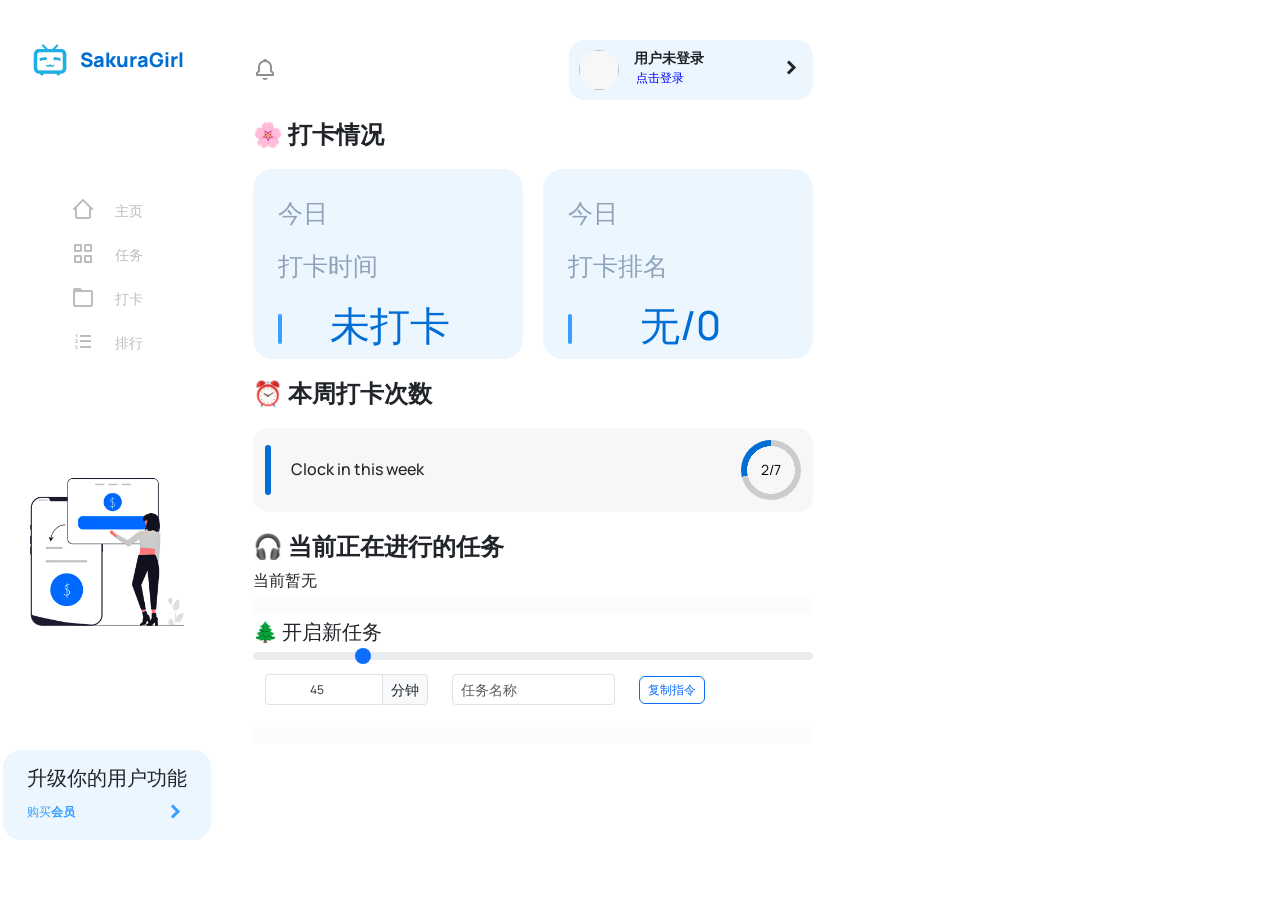
<file: index.html>
<!doctype html><html lang=""><head><meta charset="utf-8"><meta http-equiv="X-UA-Compatible" content="IE=edge"><meta name="viewport" content="width=device-width,initial-scale=1"><link rel="icon" href="/static/favicon.ico"><title>sakura</title><script defer="defer" src="/static/js/chunk-vendors.ab84b191.js"></script><script defer="defer" src="/static/js/app.d0796cb8.js"></script><link href="/static/css/chunk-vendors.8a42e1de.css" rel="stylesheet"><link href="/static/css/app.9f10cc8c.css" rel="stylesheet"></head><body><noscript><strong>We're sorry but sakura doesn't work properly without JavaScript enabled. Please enable it to continue.</strong></noscript><div id="app"></div></body></html>
</file>
<file: static/css/app.9f10cc8c.css>
@import url(https://fonts.googleapis.com/css2?family=Manrope:wght@300;400;500;600;700;800&display=swap);@import url(https://fonts.googleapis.com/css2?family=Montserrat:wght@300;400;500;600;700&display=swap);*{margin:0;padding:0;box-sizing:border-box;font-family:Manrope,sans-serif}a{text-decoration:none;color:#369fff}i{font-size:24px}.cont{display:grid;grid-template-columns:1fr 3fr 2fr;height:100vh}.cont .left-section{display:flex;flex-direction:column;align-items:center;justify-content:space-between;padding:40px 0}.cont .left-section .logo{display:flex;align-items:center;gap:10px}.cont .left-section .logo img{width:40px;height:40px;-o-object-fit:cover;object-fit:cover}.cont .left-section .logo a{font-weight:800;font-size:20px;color:#006ed3}.menu-btn{width:32px;height:32px;align-items:center;justify-content:center;border:none;background-color:#d1e6f9;border-radius:6px;cursor:pointer;display:none}.menu-btn i{font-size:18px;color:#208bee}.cont .left-section .sidebar{display:flex;flex-direction:column;gap:20px}.cont .left-section .sidebar .item{display:flex;gap:20px;cursor:pointer}.cont .left-section .sidebar a,.cont .left-section .sidebar i{color:#bdbdbd;transition:all .3s ease}.cont .left-section .sidebar a{display:flex;align-items:center;gap:30px;font-size:14px;position:relative}.cont .left-section .sidebar .item#active a,.cont .left-section .sidebar .item#active i,.cont .left-section .upgrade .link i{color:#369fff}.cont .left-section .sidebar .item a:after{position:absolute;content:"";width:0;height:0;background-color:#369fff;right:-30px;border-radius:50%;top:0;transform:translateY(116%);transition:all .3s ease}.cont .left-section .sidebar .item#active a:after{width:8px;height:8px}.cont .left-section .pic img{width:160px}.cont .left-section .upgrade{background:#ebf6ff;height:90px;display:flex;flex-direction:column;justify-content:space-between;padding:16px 24px;margin-bottom:20px;border-radius:18px;cursor:pointer}.cont .left-section .upgrade .link{display:flex;align-items:center;justify-content:space-between}.cont .left-section .upgrade .link a{font-size:12px}main{border-right:2px solid #f0f0f0;border-left:2px solid #f0f0f0;padding:40px 40px 0 40px}main header{display:flex;align-items:center;gap:15px}main header h5{font-size:18px;color:#369fff;font-weight:400}main .separator{display:flex;align-items:center;justify-content:space-between;margin-top:20px}main .separator .info{display:flex;align-items:center;gap:30px}main .separator .info h3{font-size:30px}main .separator .info a{margin-top:6px;font-size:14px}main .separator .search{display:flex;align-items:center;gap:14px}main .separator .search i{font-size:20px;color:#bdbdbd}main .separator .search input{border:none;font-size:14px;width:80px;outline:none}main .separator .search input::-moz-placeholder{color:#bdbdbd}main .separator .search input::placeholder{color:#bdbdbd}main .analytics{display:grid;grid-template-columns:1fr 1fr;gap:20px;margin-top:20px}main .analytics .item{display:flex;align-items:center;justify-content:space-between;height:140px;min-width:214px;padding:20px;border-radius:20px}main .analytics .item .pgs{display:flex;flex-direction:column;justify-content:space-between}main .analytics .item .pgs .info h5{color:#fff;font-size:20px;font-weight:700}main .analytics .item .pgs .info p{color:#fff;font-size:12px}main .analytics .item .pgs .pgs-bar{display:flex;align-items:center;justify-content:center;margin-top:20px;width:52px;height:52px;border-radius:50%}main .analytics .item:nth-child(4n+1) .pgs .pgs-bar{background:radial-gradient(closest-side,#006ed3 79%,transparent 80%,transparent 100%),conic-gradient(#208bee 25%,#fff 0)}main .analytics .item:nth-child(4n+2) .pgs .pgs-bar{background:radial-gradient(closest-side,#ff993a 79%,transparent 80%,transparent 100%),conic-gradient(#ff7e07 50%,#fff 0)}main .analytics .item:nth-child(4n+3) .pgs .pgs-bar{background:radial-gradient(closest-side,#8ac53e 79%,transparent 80%,transparent 100%),conic-gradient(#6eb33d 75%,#fff 0)}main .analytics .item:nth-child(4n) .pgs .pgs-bar{background:radial-gradient(closest-side,#ffd043 79%,transparent 80%,transparent 100%),conic-gradient(#ffc000 25%,#fff 0)}main .analytics .item .pgs .pgs-bar:before{font-size:10px;color:#fff}main .analytics .item:nth-child(4n) .pgs .pgs-bar:before,main .analytics .item:nth-child(4n+1) .pgs .pgs-bar:before,main .analytics .item:nth-child(4n+2) .pgs .pgs-bar:before,main .analytics .item:nth-child(4n+3) .pgs .pgs-bar:before{content:""}main .analytics .item i{font-size:80px;color:#fff}main .analytics .item:nth-child(4n+1){background:#006ed3}main .analytics .item:nth-child(4n+2){background:#ff993a}main .analytics .item:nth-child(4n+3){background:#8ac53e}main .analytics .item:nth-child(4n+4){background:#ffd043}main .planning{display:grid;grid-template-columns:1fr 1fr;gap:10px;margin-top:20px}main .planning .item{display:flex;align-items:center;justify-content:space-between;padding:20px;background-color:#f7f7f7;border-radius:20px}main .planning .item .left{display:flex;align-items:center;gap:10px}main .planning .item .left .icon{width:50px;height:50px;border-radius:12px;display:flex;align-items:center;justify-content:center}main .planning .item:nth-child(4n+1) .left .icon{background:#d1e6f9}main .planning .item:nth-child(4n+1) .left .icon i{color:#369fff}main .planning .item:nth-child(4n+2) .left .icon{background:#f9e5d2}main .planning .item:nth-child(4n+2) .left .icon i{color:#ff993a}main .planning .item:nth-child(4n+3) .left .icon{background:#e2edd2}main .planning .item:nth-child(4n+3) .left .icon i{color:#8ac53e}main .planning .item:nth-child(4n) .left .icon{background:#f9f0d3}main .planning .item:nth-child(4n) .left .icon i{color:#ffd143}main .planning .item .left .details h5{font-size:12px;font-weight:600}main .planning .item .left .details p{font-size:12px;color:#bdbdbd}main .planning .item>i{cursor:pointer}.cont .right-section{padding:40px 40px 0 40px}.cont .right-section .top{display:flex;align-items:center;justify-content:space-between}.cont .right-section .top>i{color:#909090;position:relative;cursor:pointer}.cont .right-section .top .profile{display:flex;align-items:center;justify-content:space-between;padding:10px;background:#ebf6ff;width:244px;height:60px;border-radius:16px}.cont .right-section .top .profile>i{cursor:pointer}.cont .right-section .top .profile .left{display:flex;gap:15px}.cont .right-section .top .profile .left img{width:40px;height:40px;border-radius:50%;-o-object-fit:cover;object-fit:cover;-o-object-position:top;object-position:top}.cont .right-section .top .profile .left .user h5{font-size:14px;font-weight:600}.cont .right-section .top .profile .left .user a{font-size:12px}.cont .right-section .separator#first{margin-top:8px}.cont .right-section .separator h4{font-weight:700;font-size:24px;margin-top:20px}.cont .right-section .stats{display:grid;grid-template-columns:1fr 1fr;margin-top:20px;gap:20px}.cont .right-section .stats .item{display:flex;flex-direction:column;justify-content:space-between;height:190px;padding:25px;background:#ebf6ff;border-radius:20px}.cont .right-section .stats .item .top{display:flex;flex-direction:column;align-items:start}.cont .right-section .stats .top p{font-size:25px;color:#8ea3b7;font-weight:400}.cont .right-section .stats .item .bottom{display:flex;align-items:center;justify-content:space-between}.cont .right-section .stats .item .bottom .line{width:4px;height:30px;background:#369fff;border-radius:20px}.cont .right-section .stats .item .bottom h3{font-size:40px;color:#006ed3}.cont .right-section .weekly{margin-top:20px;display:flex;align-items:center;justify-content:space-between;width:100%;padding:12px;background:#f7f7f7;border-radius:16px}.cont .right-section .weekly .title{display:flex;align-items:center;gap:20px}.cont .right-section .weekly .title .line{width:6px;height:50px;background:#006ed3;border-radius:20px}.cont .right-section .weekly h5{font-size:16px}.cont .right-section .weekly .pgs-bar{display:flex;align-items:center;justify-content:center;width:60px;height:60px;border-radius:50%;background:radial-gradient(closest-side,#f7f7f7 79%,transparent 80%,transparent 100%),conic-gradient(#ccc 85.71429%,#006ed3 0)}.cont .right-section .weekly .pgs-bar:before{font-size:14px;color:#000}.cont .right-section .weekly .pgs-bar.week-clock-1{background:radial-gradient(closest-side,#f7f7f7 79%,transparent 80%,transparent 100%),conic-gradient(#ccc 85.71429%,#006ed3 0)}.cont .right-section .weekly .pgs-bar.week-clock-2{background:radial-gradient(closest-side,#f7f7f7 79%,transparent 80%,transparent 100%),conic-gradient(#ccc 71.42857%,#006ed3 0)}.cont .right-section .weekly .pgs-bar.week-clock-3{background:radial-gradient(closest-side,#f7f7f7 79%,transparent 80%,transparent 100%),conic-gradient(#ccc 57.14286%,#006ed3 0)}.cont .right-section .weekly .pgs-bar.week-clock-4{background:radial-gradient(closest-side,#f7f7f7 79%,transparent 80%,transparent 100%),conic-gradient(#ccc 42.85714%,#006ed3 0)}.cont .right-section .weekly .pgs-bar.week-clock-5{background:radial-gradient(closest-side,#f7f7f7 79%,transparent 80%,transparent 100%),conic-gradient(#ccc 28.57143%,#006ed3 0)}.cont .right-section .weekly .pgs-bar.week-clock-6{background:radial-gradient(closest-side,#f7f7f7 79%,transparent 80%,transparent 100%),conic-gradient(#ccc 14.28571%,#006ed3 0)}.cont .right-section .weekly .pgs-bar.week-clock-7{background:radial-gradient(closest-side,#f7f7f7 79%,transparent 80%,transparent 100%),conic-gradient(#ccc 0,#006ed3 0)}.cont .right-section .weekly .pgs-bar.week-clock-1:before{content:"1/7"}.cont .right-section .weekly .pgs-bar.week-clock-2:before{content:"2/7"}.cont .right-section .weekly .pgs-bar.week-clock-3:before{content:"3/7"}.cont .right-section .weekly .pgs-bar.week-clock-4:before{content:"4/7"}.cont .right-section .weekly .pgs-bar.week-clock-5:before{content:"5/7"}.cont .right-section .weekly .pgs-bar.week-clock-6:before{content:"6/7"}.cont .right-section .weekly .pgs-bar.week-clock-7:before{content:"7/7"}@media screen and (max-width:1200px){.cont{grid-template-columns:1fr 6fr 5fr}.cont .left-section,.cont .right-section,.cont main{padding:20px 20px 0 20px}.cont .left-section .logo a,.cont .left-section .pic img,.cont .left-section .sidebar a,.cont .left-section .upgrade{display:none}}@media screen and (max-width:992px){.cont{grid-template-columns:1fr 1fr}.cont .left-section{position:fixed;height:60vh;background-color:#fff;box-shadow:0 4px 30px rgba(0,0,0,.1);transition:all .3s ease;top:-60vh}.cont .left-section .logo{flex-direction:column;gap:20px}.cont .left-section .logo .menu-btn,main header .menu-btn{display:flex}main h5{font-size:16px}main .separator .info{gap:15px}.cont .right-section .separator h4,main .separator .info h3{font-size:20px}main .analytics .item{min-width:160px}main .analytics .item i{display:none}main .planning{grid-template-columns:1fr;gap:10px}main .planning .item{padding:8px}.cont .right-section .stats .item{height:160px;padding:20px}.cont .right-section .stats .item .top p{font-size:14px}.cont .right-section .stats .item .bottom h3{font-size:36px}}@media screen and (max-width:768px){.cont{grid-template-columns:1fr;padding-top:80px}.cont .right-section>.top{position:absolute;top:0;right:0;width:100%;padding:20px;z-index:-100}.cont .right-section .weekly{margin-bottom:20px}}.left-section[data-v-06c556b0]{z-index:100}.vip[data-v-06c556b0]{cursor:pointer}.dropdown-menu[data-v-0119db4e]{background-color:#f7f7f7;border-radius:10%}.dropdown-menu-delete[data-v-0119db4e]{color:red}.planning[data-v-0119db4e]{transition:height 3s ease-in-out;overflow:hidden;max-height:222px;overflow-y:auto;animation:move 1.2s}.separator input[data-v-0119db4e]{border:none;color:#369fff;font-weight:700;outline:none;width:120px}input[type=date][data-v-0119db4e]::-webkit-calendar-picker-indicator{opacity:.5;font-size:18px;cursor:pointer}.kizk_show_all[data-v-0119db4e]{cursor:pointer}p[data-v-9e8b3d1e]{padding:0;margin:0}h5[data-v-9e8b3d1e]{margin:0}.show_all[data-v-9e8b3d1e]{cursor:pointer}.analytics[data-v-9e8b3d1e]{transition:height 3s ease-in-out;overflow:hidden;max-height:300px;overflow-y:auto;animation:move 1.2s}.cont .right-section .stats[data-v-6a71896c]{display:grid;grid-template-columns:1fr 1fr;margin-top:10px;gap:10px}.cont .right-section .stats .item[data-v-6a71896c]{display:flex;flex-direction:column;justify-content:space-between;height:140px;padding:25px;background:#ffebff;border-radius:20px}.cont .right-section .stats .item .top[data-v-6a71896c]{display:flex;flex-direction:column;align-items:start}.cont .right-section .stats .top p[data-v-6a71896c]{font-size:16px;color:#8ea3b7;font-weight:400}.cont .right-section .stats .item .bottom[data-v-6a71896c]{display:flex;align-items:center;justify-content:space-between}.cont .right-section .stats .item .bottom .line[data-v-6a71896c]{width:4px;height:30px;background:#ff36f8;border-radius:20px}.cont .right-section .stats .item .bottom h3[data-v-6a71896c]{font-size:30px;color:#5f00d3}.not-found{display:flex;flex-direction:column;align-items:center;justify-content:center;height:100vh;text-align:center}.not-found h1{font-size:6em}.not-found p{font-size:1.5em}.bili-photo[data-v-5c2e1b39]{width:30px;border-radius:50%}.rank_list[data-v-5c2e1b39]{max-height:600px;overflow-y:auto;overflow:scroll}.clickable-link[data-v-dab591d0]{color:blue;text-decoration:none;cursor:pointer;margin:2px}.clickable-link[data-v-dab591d0]:hover{text-decoration:underline}h5[data-v-dab591d0]{margin:0}img[data-v-dab591d0]{background-color:#f7f7f7}.enter_cont[data-v-dab591d0]{background-color:#fff;border-radius:30px;box-shadow:0 5px 15px rgba(0,0,0,.35);position:relative;overflow:hidden;width:768px;max-width:100%;min-height:480px}.enter_cont p[data-v-dab591d0]{font-size:14px;line-height:20px;letter-spacing:.3px;margin:20px 0}.enter_cont span[data-v-dab591d0]{font-size:12px}.enter_cont a[data-v-dab591d0]{color:#333;font-size:13px;text-decoration:none;margin:15px 0 10px}.enter_cont button.cont-btn[data-v-dab591d0]{background-color:#87cefa;color:#fff;font-size:12px;padding:10px 16px;border:1px solid transparent;border-radius:8px;font-weight:600;letter-spacing:.5px;text-transform:uppercase;margin-top:10px;cursor:pointer}@media (max-width:400px){.enter_cont button.cont-btn[data-v-dab591d0]{padding:10px 10px;font-size:10px}}@media (min-width:768px){.enter_cont button.cont-btn[data-v-dab591d0]{padding:10px 45px}}.small-font[data-v-dab591d0]{font-size:12px}.enter_cont button.hidden.cont-btn[data-v-dab591d0]{background-color:transparent;border-color:#fff}.enter_cont form[data-v-dab591d0]{background-color:#fff;display:flex;align-items:center;justify-content:center;flex-direction:column;padding:0 40px;height:100%}.enter_cont input[data-v-dab591d0]{background-color:#eee;border:none;margin:8px 0;padding:10px 15px;font-size:13px;border-radius:8px;width:100%;outline:none}.form-kizk_cont[data-v-dab591d0]{position:absolute;top:0;height:100%;transition:all .6s ease-in-out}.sign-in[data-v-dab591d0]{left:0;width:50%;z-index:2}.enter_cont.active .sign-in[data-v-dab591d0]{transform:translateX(100%)}.sign-up[data-v-dab591d0]{left:0;width:50%;opacity:0;z-index:1}.enter_cont.active .sign-up[data-v-dab591d0]{transform:translateX(100%);opacity:1;z-index:5;animation:move-dab591d0 .6s}@keyframes move-dab591d0{0%,49.99%{opacity:0;z-index:1}50%,to{opacity:1;z-index:5}}.social-icons[data-v-dab591d0]{margin:20px 0}.social-icons a[data-v-dab591d0]{border:1px solid #ccc;border-radius:20%;display:inline-flex;justify-content:center;align-items:center;margin:0 3px;width:40px;height:40px}.toggle-eneter_cont[data-v-dab591d0]{position:absolute;top:0;left:50%;width:50%;height:100%;overflow:hidden;transition:all .6s ease-in-out;border-radius:150px 0 0 100px;z-index:1000}.enter_cont.active .toggle-eneter_cont[data-v-dab591d0]{transform:translateX(-100%);border-radius:0 150px 100px 0}.toggle[data-v-dab591d0]{background-color:#87cefa;background:linear-gradient(90deg,#add8e6,#87cefa);color:#fff;position:relative;left:-100%;height:100%;width:200%;transform:translateX(0);transition:all .6s ease-in-out}.enter_cont.active .toggle[data-v-dab591d0]{transform:translateX(50%)}.toggle-panel[data-v-dab591d0]{position:absolute;width:50%;height:100%;display:flex;align-items:center;justify-content:center;flex-direction:column;padding:0 30px;text-align:center;top:0;transform:translateX(0);transition:all .6s ease-in-out}.toggle-left[data-v-dab591d0]{transform:translateX(-200%)}.enter_cont.active .toggle-left[data-v-dab591d0]{transform:translateX(0)}.toggle-right[data-v-dab591d0]{right:0;transform:translateX(0)}.enter_cont.active .toggle-right[data-v-dab591d0]{transform:translateX(200%)}.btn-close[data-v-dab591d0]{position:relative;z-index:100}.dropdown-menu[data-v-dab591d0]{background-color:#ebf6ff;border-radius:10%;opacity:.65}.bili-photo[data-v-dab591d0]{width:30px;border-radius:50%}.kizk_table[data-v-dab591d0]{max-height:20px;overflow-y:auto}.kizk_clock[data-v-dab591d0]:before{content:var(--remaining-time)}.vip[data-v-dab591d0]{cursor:pointer}.fade-in-out[data-v-dab591d0]{animation:fadeInOut-dab591d0 2s ease-in-out;opacity:.6}@keyframes fadeInOut-dab591d0{0%{opacity:0}10%{opacity:.6}90%{opacity:.6}to{opacity:0}}#app[data-v-1053286e]{font-family:Avenir,Helvetica,Arial,sans-serif;-webkit-font-smoothing:antialiased;-moz-osx-font-smoothing:grayscale;text-align:center;color:#2c3e50}nav[data-v-1053286e]{padding:30px}nav a[data-v-1053286e]{font-weight:700;color:#2c3e50}nav a.router-link-exact-active[data-v-1053286e]{color:#42b983}@font-face{font-family:boxicons;font-weight:400;font-style:normal;src:url(/static/fonts/boxicons.f36b6848.eot);src:url(/static/fonts/boxicons.f36b6848.eot) format("embedded-opentype"),url(/static/fonts/boxicons.043adf59.woff2) format("woff2"),url(/static/fonts/boxicons.ea5a983e.woff) format("woff"),url(/static/fonts/boxicons.30e3c4d3.ttf) format("truetype"),url(/static/img/boxicons.6b4a75b1.svg?#boxicons) format("svg")}.bx{font-family:boxicons!important;font-weight:400;font-style:normal;font-variant:normal;line-height:1;text-rendering:auto;display:inline-block;text-transform:none;speak:none;-webkit-font-smoothing:antialiased;-moz-osx-font-smoothing:grayscale}.bx-ul{margin-left:2em;padding-left:0;list-style:none}.bx-ul>li{position:relative}.bx-ul .bx{font-size:inherit;line-height:inherit;position:absolute;left:-2em;width:2em;text-align:center}@keyframes spin{0%{transform:rotate(0)}to{transform:rotate(359deg)}}@keyframes burst{0%{transform:scale(1);opacity:1}90%{transform:scale(1.5);opacity:0}}@keyframes flashing{0%{opacity:1}45%{opacity:0}90%{opacity:1}}@keyframes fade-left{0%{transform:translateX(0);opacity:1}75%{transform:translateX(-20px);opacity:0}}@keyframes fade-right{0%{transform:translateX(0);opacity:1}75%{transform:translateX(20px);opacity:0}}@keyframes fade-up{0%{transform:translateY(0);opacity:1}75%{transform:translateY(-20px);opacity:0}}@keyframes fade-down{0%{transform:translateY(0);opacity:1}75%{transform:translateY(20px);opacity:0}}@keyframes tada{0%{transform:scaleX(1)}10%,20%{transform:scale3d(.95,.95,.95) rotate(-10deg)}30%,50%,70%,90%{transform:scaleX(1) rotate(10deg)}40%,60%,80%{transform:rotate(-10deg)}to{transform:scaleX(1)}}.bx-spin,.bx-spin-hover:hover{animation:spin 2s linear infinite}.bx-tada,.bx-tada-hover:hover{animation:tada 1.5s ease infinite}.bx-flashing,.bx-flashing-hover:hover{animation:flashing 1.5s linear infinite}.bx-burst,.bx-burst-hover:hover{animation:burst 1.5s linear infinite}.bx-fade-up,.bx-fade-up-hover:hover{animation:fade-up 1.5s linear infinite}.bx-fade-down,.bx-fade-down-hover:hover{animation:fade-down 1.5s linear infinite}.bx-fade-left,.bx-fade-left-hover:hover{animation:fade-left 1.5s linear infinite}.bx-fade-right,.bx-fade-right-hover:hover{animation:fade-right 1.5s linear infinite}.bx-xs{font-size:1rem!important}.bx-sm{font-size:1.55rem!important}.bx-md{font-size:2.25rem!important}.bx-lg{font-size:3rem!important}.bx-fw{font-size:1.2857142857em;line-height:.8em;width:1.2857142857em;height:.8em;margin-top:-.2em!important;vertical-align:middle}.bx-pull-left{float:left;margin-right:.3em!important}.bx-pull-right{float:right;margin-left:.3em!important}.bx-rotate-90{transform:rotate(90deg)}.bx-rotate-180{transform:rotate(180deg)}.bx-rotate-270{transform:rotate(270deg)}.bx-flip-horizontal{transform:scaleX(-1)}.bx-flip-vertical{transform:scaleY(-1)}.bx-border{padding:.25em;border:.07em solid rgba(0,0,0,.1);border-radius:.25em}.bx-border-circle{padding:.25em;border:.07em solid rgba(0,0,0,.1);border-radius:50%}.bxs-balloon:before{content:"\eb60"}.bxs-castle:before{content:"\eb79"}.bxs-coffee-bean:before{content:"\eb92"}.bxs-objects-horizontal-center:before{content:"\ebab"}.bxs-objects-horizontal-left:before{content:"\ebc4"}.bxs-objects-horizontal-right:before{content:"\ebdd"}.bxs-objects-vertical-bottom:before{content:"\ebf6"}.bxs-objects-vertical-center:before{content:"\ef40"}.bxs-objects-vertical-top:before{content:"\ef41"}.bxs-pear:before{content:"\ef42"}.bxs-shield-minus:before{content:"\ef43"}.bxs-shield-plus:before{content:"\ef44"}.bxs-shower:before{content:"\ef45"}.bxs-sushi:before{content:"\ef46"}.bxs-universal-access:before{content:"\ef47"}.bx-child:before{content:"\ef48"}.bx-horizontal-left:before{content:"\ef49"}.bx-horizontal-right:before{content:"\ef4a"}.bx-objects-horizontal-center:before{content:"\ef4b"}.bx-objects-horizontal-left:before{content:"\ef4c"}.bx-objects-horizontal-right:before{content:"\ef4d"}.bx-objects-vertical-bottom:before{content:"\ef4e"}.bx-objects-vertical-center:before{content:"\ef4f"}.bx-objects-vertical-top:before{content:"\ef50"}.bx-rfid:before{content:"\ef51"}.bx-shield-minus:before{content:"\ef52"}.bx-shield-plus:before{content:"\ef53"}.bx-shower:before{content:"\ef54"}.bx-sushi:before{content:"\ef55"}.bx-universal-access:before{content:"\ef56"}.bx-vertical-bottom:before{content:"\ef57"}.bx-vertical-top:before{content:"\ef58"}.bxl-graphql:before{content:"\ef59"}.bxl-typescript:before{content:"\ef5a"}.bxs-color:before{content:"\ef39"}.bx-reflect-horizontal:before{content:"\ef3a"}.bx-reflect-vertical:before{content:"\ef3b"}.bx-color:before{content:"\ef3c"}.bxl-mongodb:before{content:"\ef3d"}.bxl-postgresql:before{content:"\ef3e"}.bxl-deezer:before{content:"\ef3f"}.bxs-hard-hat:before{content:"\ef2a"}.bxs-home-alt-2:before{content:"\ef2b"}.bxs-cheese:before{content:"\ef2c"}.bx-home-alt-2:before{content:"\ef2d"}.bx-hard-hat:before{content:"\ef2e"}.bx-cheese:before{content:"\ef2f"}.bx-cart-add:before{content:"\ef30"}.bx-cart-download:before{content:"\ef31"}.bx-no-signal:before{content:"\ef32"}.bx-signal-1:before{content:"\ef33"}.bx-signal-2:before{content:"\ef34"}.bx-signal-3:before{content:"\ef35"}.bx-signal-4:before{content:"\ef36"}.bx-signal-5:before{content:"\ef37"}.bxl-xing:before{content:"\ef38"}.bxl-meta:before{content:"\ef27"}.bx-lemon:before{content:"\ef28"}.bxs-lemon:before{content:"\ef29"}.bx-cricket-ball:before{content:"\ef0c"}.bx-baguette:before{content:"\ef0d"}.bx-bowl-hot:before{content:"\ef0e"}.bx-bowl-rice:before{content:"\ef0f"}.bx-cable-car:before{content:"\ef10"}.bx-candles:before{content:"\ef11"}.bx-circle-half:before{content:"\ef12"}.bx-circle-quarter:before{content:"\ef13"}.bx-circle-three-quarter:before{content:"\ef14"}.bx-cross:before{content:"\ef15"}.bx-fork:before{content:"\ef16"}.bx-knife:before{content:"\ef17"}.bx-money-withdraw:before{content:"\ef18"}.bx-popsicle:before{content:"\ef19"}.bx-scatter-chart:before{content:"\ef1a"}.bxs-baguette:before{content:"\ef1b"}.bxs-bowl-hot:before{content:"\ef1c"}.bxs-bowl-rice:before{content:"\ef1d"}.bxs-cable-car:before{content:"\ef1e"}.bxs-circle-half:before{content:"\ef1f"}.bxs-circle-quarter:before{content:"\ef20"}.bxs-circle-three-quarter:before{content:"\ef21"}.bxs-cricket-ball:before{content:"\ef22"}.bxs-invader:before{content:"\ef23"}.bx-male-female:before{content:"\ef24"}.bxs-popsicle:before{content:"\ef25"}.bxs-tree-alt:before{content:"\ef26"}.bxl-venmo:before{content:"\e900"}.bxl-upwork:before{content:"\e901"}.bxl-netlify:before{content:"\e902"}.bxl-java:before{content:"\e903"}.bxl-heroku:before{content:"\e904"}.bxl-go-lang:before{content:"\e905"}.bxl-gmail:before{content:"\e906"}.bxl-flask:before{content:"\e907"}.bxl-99designs:before{content:"\e908"}.bxl-500px:before{content:"\e909"}.bxl-adobe:before{content:"\e90a"}.bxl-airbnb:before{content:"\e90b"}.bxl-algolia:before{content:"\e90c"}.bxl-amazon:before{content:"\e90d"}.bxl-android:before{content:"\e90e"}.bxl-angular:before{content:"\e90f"}.bxl-apple:before{content:"\e910"}.bxl-audible:before{content:"\e911"}.bxl-aws:before{content:"\e912"}.bxl-baidu:before{content:"\e913"}.bxl-behance:before{content:"\e914"}.bxl-bing:before{content:"\e915"}.bxl-bitcoin:before{content:"\e916"}.bxl-blender:before{content:"\e917"}.bxl-blogger:before{content:"\e918"}.bxl-bootstrap:before{content:"\e919"}.bxl-chrome:before{content:"\e91a"}.bxl-codepen:before{content:"\e91b"}.bxl-c-plus-plus:before{content:"\e91c"}.bxl-creative-commons:before{content:"\e91d"}.bxl-css3:before{content:"\e91e"}.bxl-dailymotion:before{content:"\e91f"}.bxl-deviantart:before{content:"\e920"}.bxl-dev-to:before{content:"\e921"}.bxl-digg:before{content:"\e922"}.bxl-digitalocean:before{content:"\e923"}.bxl-discord:before{content:"\e924"}.bxl-discord-alt:before{content:"\e925"}.bxl-discourse:before{content:"\e926"}.bxl-django:before{content:"\e927"}.bxl-docker:before{content:"\e928"}.bxl-dribbble:before{content:"\e929"}.bxl-dropbox:before{content:"\e92a"}.bxl-drupal:before{content:"\e92b"}.bxl-ebay:before{content:"\e92c"}.bxl-edge:before{content:"\e92d"}.bxl-etsy:before{content:"\e92e"}.bxl-facebook:before{content:"\e92f"}.bxl-facebook-circle:before{content:"\e930"}.bxl-facebook-square:before{content:"\e931"}.bxl-figma:before{content:"\e932"}.bxl-firebase:before{content:"\e933"}.bxl-firefox:before{content:"\e934"}.bxl-flickr:before{content:"\e935"}.bxl-flickr-square:before{content:"\e936"}.bxl-flutter:before{content:"\e937"}.bxl-foursquare:before{content:"\e938"}.bxl-git:before{content:"\e939"}.bxl-github:before{content:"\e93a"}.bxl-gitlab:before{content:"\e93b"}.bxl-google:before{content:"\e93c"}.bxl-google-cloud:before{content:"\e93d"}.bxl-google-plus:before{content:"\e93e"}.bxl-google-plus-circle:before{content:"\e93f"}.bxl-html5:before{content:"\e940"}.bxl-imdb:before{content:"\e941"}.bxl-instagram:before{content:"\e942"}.bxl-instagram-alt:before{content:"\e943"}.bxl-internet-explorer:before{content:"\e944"}.bxl-invision:before{content:"\e945"}.bxl-javascript:before{content:"\e946"}.bxl-joomla:before{content:"\e947"}.bxl-jquery:before{content:"\e948"}.bxl-jsfiddle:before{content:"\e949"}.bxl-kickstarter:before{content:"\e94a"}.bxl-kubernetes:before{content:"\e94b"}.bxl-less:before{content:"\e94c"}.bxl-linkedin:before{content:"\e94d"}.bxl-linkedin-square:before{content:"\e94e"}.bxl-magento:before{content:"\e94f"}.bxl-mailchimp:before{content:"\e950"}.bxl-markdown:before{content:"\e951"}.bxl-mastercard:before{content:"\e952"}.bxl-mastodon:before{content:"\e953"}.bxl-medium:before{content:"\e954"}.bxl-medium-old:before{content:"\e955"}.bxl-medium-square:before{content:"\e956"}.bxl-messenger:before{content:"\e957"}.bxl-microsoft:before{content:"\e958"}.bxl-microsoft-teams:before{content:"\e959"}.bxl-nodejs:before{content:"\e95a"}.bxl-ok-ru:before{content:"\e95b"}.bxl-opera:before{content:"\e95c"}.bxl-patreon:before{content:"\e95d"}.bxl-paypal:before{content:"\e95e"}.bxl-periscope:before{content:"\e95f"}.bxl-php:before{content:"\e960"}.bxl-pinterest:before{content:"\e961"}.bxl-pinterest-alt:before{content:"\e962"}.bxl-play-store:before{content:"\e963"}.bxl-pocket:before{content:"\e964"}.bxl-product-hunt:before{content:"\e965"}.bxl-python:before{content:"\e966"}.bxl-quora:before{content:"\e967"}.bxl-react:before{content:"\e968"}.bxl-redbubble:before{content:"\e969"}.bxl-reddit:before{content:"\e96a"}.bxl-redux:before{content:"\e96b"}.bxl-sass:before{content:"\e96c"}.bxl-shopify:before{content:"\e96d"}.bxl-sketch:before{content:"\e96e"}.bxl-skype:before{content:"\e96f"}.bxl-slack:before{content:"\e970"}.bxl-slack-old:before{content:"\e971"}.bxl-snapchat:before{content:"\e972"}.bxl-soundcloud:before{content:"\e973"}.bxl-spotify:before{content:"\e974"}.bxl-spring-boot:before{content:"\e975"}.bxl-squarespace:before{content:"\e976"}.bxl-stack-overflow:before{content:"\e977"}.bxl-steam:before{content:"\e978"}.bxl-stripe:before{content:"\e979"}.bxl-tailwind-css:before{content:"\e97a"}.bxl-telegram:before{content:"\e97b"}.bxl-tiktok:before{content:"\e97c"}.bxl-trello:before{content:"\e97d"}.bxl-trip-advisor:before{content:"\e97e"}.bxl-tumblr:before{content:"\e97f"}.bxl-tux:before{content:"\e980"}.bxl-twitch:before{content:"\e981"}.bxl-twitter:before{content:"\e982"}.bxl-unity:before{content:"\e983"}.bxl-unsplash:before{content:"\e984"}.bxl-vimeo:before{content:"\e985"}.bxl-visa:before{content:"\e986"}.bxl-visual-studio:before{content:"\e987"}.bxl-vk:before{content:"\e988"}.bxl-vuejs:before{content:"\e989"}.bxl-whatsapp:before{content:"\e98a"}.bxl-whatsapp-square:before{content:"\e98b"}.bxl-wikipedia:before{content:"\e98c"}.bxl-windows:before{content:"\e98d"}.bxl-wix:before{content:"\e98e"}.bxl-wordpress:before{content:"\e98f"}.bxl-yahoo:before{content:"\e990"}.bxl-yelp:before{content:"\e991"}.bxl-youtube:before{content:"\e992"}.bxl-zoom:before{content:"\e993"}.bx-collapse-alt:before{content:"\e994"}.bx-collapse-horizontal:before{content:"\e995"}.bx-collapse-vertical:before{content:"\e996"}.bx-expand-horizontal:before{content:"\e997"}.bx-expand-vertical:before{content:"\e998"}.bx-injection:before{content:"\e999"}.bx-leaf:before{content:"\e99a"}.bx-math:before{content:"\e99b"}.bx-party:before{content:"\e99c"}.bx-abacus:before{content:"\e99d"}.bx-accessibility:before{content:"\e99e"}.bx-add-to-queue:before{content:"\e99f"}.bx-adjust:before{content:"\e9a0"}.bx-alarm:before{content:"\e9a1"}.bx-alarm-add:before{content:"\e9a2"}.bx-alarm-exclamation:before{content:"\e9a3"}.bx-alarm-off:before{content:"\e9a4"}.bx-alarm-snooze:before{content:"\e9a5"}.bx-album:before{content:"\e9a6"}.bx-align-justify:before{content:"\e9a7"}.bx-align-left:before{content:"\e9a8"}.bx-align-middle:before{content:"\e9a9"}.bx-align-right:before{content:"\e9aa"}.bx-analyse:before{content:"\e9ab"}.bx-anchor:before{content:"\e9ac"}.bx-angry:before{content:"\e9ad"}.bx-aperture:before{content:"\e9ae"}.bx-arch:before{content:"\e9af"}.bx-archive:before{content:"\e9b0"}.bx-archive-in:before{content:"\e9b1"}.bx-archive-out:before{content:"\e9b2"}.bx-area:before{content:"\e9b3"}.bx-arrow-back:before{content:"\e9b4"}.bx-arrow-from-bottom:before{content:"\e9b5"}.bx-arrow-from-left:before{content:"\e9b6"}.bx-arrow-from-right:before{content:"\e9b7"}.bx-arrow-from-top:before{content:"\e9b8"}.bx-arrow-to-bottom:before{content:"\e9b9"}.bx-arrow-to-left:before{content:"\e9ba"}.bx-arrow-to-right:before{content:"\e9bb"}.bx-arrow-to-top:before{content:"\e9bc"}.bx-at:before{content:"\e9bd"}.bx-atom:before{content:"\e9be"}.bx-award:before{content:"\e9bf"}.bx-badge:before{content:"\e9c0"}.bx-badge-check:before{content:"\e9c1"}.bx-ball:before{content:"\e9c2"}.bx-band-aid:before{content:"\e9c3"}.bx-bar-chart:before{content:"\e9c4"}.bx-bar-chart-alt:before{content:"\e9c5"}.bx-bar-chart-alt-2:before{content:"\e9c6"}.bx-bar-chart-square:before{content:"\e9c7"}.bx-barcode:before{content:"\e9c8"}.bx-barcode-reader:before{content:"\e9c9"}.bx-baseball:before{content:"\e9ca"}.bx-basket:before{content:"\e9cb"}.bx-basketball:before{content:"\e9cc"}.bx-bath:before{content:"\e9cd"}.bx-battery:before{content:"\e9ce"}.bx-bed:before{content:"\e9cf"}.bx-been-here:before{content:"\e9d0"}.bx-beer:before{content:"\e9d1"}.bx-bell:before{content:"\e9d2"}.bx-bell-minus:before{content:"\e9d3"}.bx-bell-off:before{content:"\e9d4"}.bx-bell-plus:before{content:"\e9d5"}.bx-bible:before{content:"\e9d6"}.bx-bitcoin:before{content:"\e9d7"}.bx-blanket:before{content:"\e9d8"}.bx-block:before{content:"\e9d9"}.bx-bluetooth:before{content:"\e9da"}.bx-body:before{content:"\e9db"}.bx-bold:before{content:"\e9dc"}.bx-bolt-circle:before{content:"\e9dd"}.bx-bomb:before{content:"\e9de"}.bx-bone:before{content:"\e9df"}.bx-bong:before{content:"\e9e0"}.bx-book:before{content:"\e9e1"}.bx-book-add:before{content:"\e9e2"}.bx-book-alt:before{content:"\e9e3"}.bx-book-bookmark:before{content:"\e9e4"}.bx-book-content:before{content:"\e9e5"}.bx-book-heart:before{content:"\e9e6"}.bx-bookmark:before{content:"\e9e7"}.bx-bookmark-alt:before{content:"\e9e8"}.bx-bookmark-alt-minus:before{content:"\e9e9"}.bx-bookmark-alt-plus:before{content:"\e9ea"}.bx-bookmark-heart:before{content:"\e9eb"}.bx-bookmark-minus:before{content:"\e9ec"}.bx-bookmark-plus:before{content:"\e9ed"}.bx-bookmarks:before{content:"\e9ee"}.bx-book-open:before{content:"\e9ef"}.bx-book-reader:before{content:"\e9f0"}.bx-border-all:before{content:"\e9f1"}.bx-border-bottom:before{content:"\e9f2"}.bx-border-inner:before{content:"\e9f3"}.bx-border-left:before{content:"\e9f4"}.bx-border-none:before{content:"\e9f5"}.bx-border-outer:before{content:"\e9f6"}.bx-border-radius:before{content:"\e9f7"}.bx-border-right:before{content:"\e9f8"}.bx-border-top:before{content:"\e9f9"}.bx-bot:before{content:"\e9fa"}.bx-bowling-ball:before{content:"\e9fb"}.bx-box:before{content:"\e9fc"}.bx-bracket:before{content:"\e9fd"}.bx-braille:before{content:"\e9fe"}.bx-brain:before{content:"\e9ff"}.bx-briefcase:before{content:"\ea00"}.bx-briefcase-alt:before{content:"\ea01"}.bx-briefcase-alt-2:before{content:"\ea02"}.bx-brightness:before{content:"\ea03"}.bx-brightness-half:before{content:"\ea04"}.bx-broadcast:before{content:"\ea05"}.bx-brush:before{content:"\ea06"}.bx-brush-alt:before{content:"\ea07"}.bx-bug:before{content:"\ea08"}.bx-bug-alt:before{content:"\ea09"}.bx-building:before{content:"\ea0a"}.bx-building-house:before{content:"\ea0b"}.bx-buildings:before{content:"\ea0c"}.bx-bulb:before{content:"\ea0d"}.bx-bullseye:before{content:"\ea0e"}.bx-buoy:before{content:"\ea0f"}.bx-bus:before{content:"\ea10"}.bx-bus-school:before{content:"\ea11"}.bx-cabinet:before{content:"\ea12"}.bx-cake:before{content:"\ea13"}.bx-calculator:before{content:"\ea14"}.bx-calendar:before{content:"\ea15"}.bx-calendar-alt:before{content:"\ea16"}.bx-calendar-check:before{content:"\ea17"}.bx-calendar-edit:before{content:"\ea18"}.bx-calendar-event:before{content:"\ea19"}.bx-calendar-exclamation:before{content:"\ea1a"}.bx-calendar-heart:before{content:"\ea1b"}.bx-calendar-minus:before{content:"\ea1c"}.bx-calendar-plus:before{content:"\ea1d"}.bx-calendar-star:before{content:"\ea1e"}.bx-calendar-week:before{content:"\ea1f"}.bx-calendar-x:before{content:"\ea20"}.bx-camera:before{content:"\ea21"}.bx-camera-home:before{content:"\ea22"}.bx-camera-movie:before{content:"\ea23"}.bx-camera-off:before{content:"\ea24"}.bx-capsule:before{content:"\ea25"}.bx-captions:before{content:"\ea26"}.bx-car:before{content:"\ea27"}.bx-card:before{content:"\ea28"}.bx-caret-down:before{content:"\ea29"}.bx-caret-down-circle:before{content:"\ea2a"}.bx-caret-down-square:before{content:"\ea2b"}.bx-caret-left:before{content:"\ea2c"}.bx-caret-left-circle:before{content:"\ea2d"}.bx-caret-left-square:before{content:"\ea2e"}.bx-caret-right:before{content:"\ea2f"}.bx-caret-right-circle:before{content:"\ea30"}.bx-caret-right-square:before{content:"\ea31"}.bx-caret-up:before{content:"\ea32"}.bx-caret-up-circle:before{content:"\ea33"}.bx-caret-up-square:before{content:"\ea34"}.bx-carousel:before{content:"\ea35"}.bx-cart:before{content:"\ea36"}.bx-cart-alt:before{content:"\ea37"}.bx-cast:before{content:"\ea38"}.bx-category:before{content:"\ea39"}.bx-category-alt:before{content:"\ea3a"}.bx-cctv:before{content:"\ea3b"}.bx-certification:before{content:"\ea3c"}.bx-chair:before{content:"\ea3d"}.bx-chalkboard:before{content:"\ea3e"}.bx-chart:before{content:"\ea3f"}.bx-chat:before{content:"\ea40"}.bx-check:before{content:"\ea41"}.bx-checkbox:before{content:"\ea42"}.bx-checkbox-checked:before{content:"\ea43"}.bx-checkbox-minus:before{content:"\ea44"}.bx-checkbox-square:before{content:"\ea45"}.bx-check-circle:before{content:"\ea46"}.bx-check-double:before{content:"\ea47"}.bx-check-shield:before{content:"\ea48"}.bx-check-square:before{content:"\ea49"}.bx-chevron-down:before{content:"\ea4a"}.bx-chevron-down-circle:before{content:"\ea4b"}.bx-chevron-down-square:before{content:"\ea4c"}.bx-chevron-left:before{content:"\ea4d"}.bx-chevron-left-circle:before{content:"\ea4e"}.bx-chevron-left-square:before{content:"\ea4f"}.bx-chevron-right:before{content:"\ea50"}.bx-chevron-right-circle:before{content:"\ea51"}.bx-chevron-right-square:before{content:"\ea52"}.bx-chevrons-down:before{content:"\ea53"}.bx-chevrons-left:before{content:"\ea54"}.bx-chevrons-right:before{content:"\ea55"}.bx-chevrons-up:before{content:"\ea56"}.bx-chevron-up:before{content:"\ea57"}.bx-chevron-up-circle:before{content:"\ea58"}.bx-chevron-up-square:before{content:"\ea59"}.bx-chip:before{content:"\ea5a"}.bx-church:before{content:"\ea5b"}.bx-circle:before{content:"\ea5c"}.bx-clinic:before{content:"\ea5d"}.bx-clipboard:before{content:"\ea5e"}.bx-closet:before{content:"\ea5f"}.bx-cloud:before{content:"\ea60"}.bx-cloud-download:before{content:"\ea61"}.bx-cloud-drizzle:before{content:"\ea62"}.bx-cloud-lightning:before{content:"\ea63"}.bx-cloud-light-rain:before{content:"\ea64"}.bx-cloud-rain:before{content:"\ea65"}.bx-cloud-snow:before{content:"\ea66"}.bx-cloud-upload:before{content:"\ea67"}.bx-code:before{content:"\ea68"}.bx-code-alt:before{content:"\ea69"}.bx-code-block:before{content:"\ea6a"}.bx-code-curly:before{content:"\ea6b"}.bx-coffee:before{content:"\ea6c"}.bx-coffee-togo:before{content:"\ea6d"}.bx-cog:before{content:"\ea6e"}.bx-coin:before{content:"\ea6f"}.bx-coin-stack:before{content:"\ea70"}.bx-collapse:before{content:"\ea71"}.bx-collection:before{content:"\ea72"}.bx-color-fill:before{content:"\ea73"}.bx-columns:before{content:"\ea74"}.bx-command:before{content:"\ea75"}.bx-comment:before{content:"\ea76"}.bx-comment-add:before{content:"\ea77"}.bx-comment-check:before{content:"\ea78"}.bx-comment-detail:before{content:"\ea79"}.bx-comment-dots:before{content:"\ea7a"}.bx-comment-edit:before{content:"\ea7b"}.bx-comment-error:before{content:"\ea7c"}.bx-comment-minus:before{content:"\ea7d"}.bx-comment-x:before{content:"\ea7e"}.bx-compass:before{content:"\ea7f"}.bx-confused:before{content:"\ea80"}.bx-conversation:before{content:"\ea81"}.bx-cookie:before{content:"\ea82"}.bx-cool:before{content:"\ea83"}.bx-copy:before{content:"\ea84"}.bx-copy-alt:before{content:"\ea85"}.bx-copyright:before{content:"\ea86"}.bx-credit-card:before{content:"\ea87"}.bx-credit-card-alt:before{content:"\ea88"}.bx-credit-card-front:before{content:"\ea89"}.bx-crop:before{content:"\ea8a"}.bx-crosshair:before{content:"\ea8b"}.bx-crown:before{content:"\ea8c"}.bx-cube:before{content:"\ea8d"}.bx-cube-alt:before{content:"\ea8e"}.bx-cuboid:before{content:"\ea8f"}.bx-current-location:before{content:"\ea90"}.bx-customize:before{content:"\ea91"}.bx-cut:before{content:"\ea92"}.bx-cycling:before{content:"\ea93"}.bx-cylinder:before{content:"\ea94"}.bx-data:before{content:"\ea95"}.bx-desktop:before{content:"\ea96"}.bx-detail:before{content:"\ea97"}.bx-devices:before{content:"\ea98"}.bx-dialpad:before{content:"\ea99"}.bx-dialpad-alt:before{content:"\ea9a"}.bx-diamond:before{content:"\ea9b"}.bx-dice-1:before{content:"\ea9c"}.bx-dice-2:before{content:"\ea9d"}.bx-dice-3:before{content:"\ea9e"}.bx-dice-4:before{content:"\ea9f"}.bx-dice-5:before{content:"\eaa0"}.bx-dice-6:before{content:"\eaa1"}.bx-directions:before{content:"\eaa2"}.bx-disc:before{content:"\eaa3"}.bx-dish:before{content:"\eaa4"}.bx-dislike:before{content:"\eaa5"}.bx-dizzy:before{content:"\eaa6"}.bx-dna:before{content:"\eaa7"}.bx-dock-bottom:before{content:"\eaa8"}.bx-dock-left:before{content:"\eaa9"}.bx-dock-right:before{content:"\eaaa"}.bx-dock-top:before{content:"\eaab"}.bx-dollar:before{content:"\eaac"}.bx-dollar-circle:before{content:"\eaad"}.bx-donate-blood:before{content:"\eaae"}.bx-donate-heart:before{content:"\eaaf"}.bx-door-open:before{content:"\eab0"}.bx-dots-horizontal:before{content:"\eab1"}.bx-dots-horizontal-rounded:before{content:"\eab2"}.bx-dots-vertical:before{content:"\eab3"}.bx-dots-vertical-rounded:before{content:"\eab4"}.bx-doughnut-chart:before{content:"\eab5"}.bx-down-arrow:before{content:"\eab6"}.bx-down-arrow-alt:before{content:"\eab7"}.bx-down-arrow-circle:before{content:"\eab8"}.bx-download:before{content:"\eab9"}.bx-downvote:before{content:"\eaba"}.bx-drink:before{content:"\eabb"}.bx-droplet:before{content:"\eabc"}.bx-dumbbell:before{content:"\eabd"}.bx-duplicate:before{content:"\eabe"}.bx-edit:before{content:"\eabf"}.bx-edit-alt:before{content:"\eac0"}.bx-envelope:before{content:"\eac1"}.bx-envelope-open:before{content:"\eac2"}.bx-equalizer:before{content:"\eac3"}.bx-eraser:before{content:"\eac4"}.bx-error:before{content:"\eac5"}.bx-error-alt:before{content:"\eac6"}.bx-error-circle:before{content:"\eac7"}.bx-euro:before{content:"\eac8"}.bx-exclude:before{content:"\eac9"}.bx-exit:before{content:"\eaca"}.bx-exit-fullscreen:before{content:"\eacb"}.bx-expand:before{content:"\eacc"}.bx-expand-alt:before{content:"\eacd"}.bx-export:before{content:"\eace"}.bx-extension:before{content:"\eacf"}.bx-face:before{content:"\ead0"}.bx-fast-forward:before{content:"\ead1"}.bx-fast-forward-circle:before{content:"\ead2"}.bx-female:before{content:"\ead3"}.bx-female-sign:before{content:"\ead4"}.bx-file:before{content:"\ead5"}.bx-file-blank:before{content:"\ead6"}.bx-file-find:before{content:"\ead7"}.bx-film:before{content:"\ead8"}.bx-filter:before{content:"\ead9"}.bx-filter-alt:before{content:"\eada"}.bx-fingerprint:before{content:"\eadb"}.bx-first-aid:before{content:"\eadc"}.bx-first-page:before{content:"\eadd"}.bx-flag:before{content:"\eade"}.bx-folder:before{content:"\eadf"}.bx-folder-minus:before{content:"\eae0"}.bx-folder-open:before{content:"\eae1"}.bx-folder-plus:before{content:"\eae2"}.bx-font:before{content:"\eae3"}.bx-font-color:before{content:"\eae4"}.bx-font-family:before{content:"\eae5"}.bx-font-size:before{content:"\eae6"}.bx-food-menu:before{content:"\eae7"}.bx-food-tag:before{content:"\eae8"}.bx-football:before{content:"\eae9"}.bx-fridge:before{content:"\eaea"}.bx-fullscreen:before{content:"\eaeb"}.bx-game:before{content:"\eaec"}.bx-gas-pump:before{content:"\eaed"}.bx-ghost:before{content:"\eaee"}.bx-gift:before{content:"\eaef"}.bx-git-branch:before{content:"\eaf0"}.bx-git-commit:before{content:"\eaf1"}.bx-git-compare:before{content:"\eaf2"}.bx-git-merge:before{content:"\eaf3"}.bx-git-pull-request:before{content:"\eaf4"}.bx-git-repo-forked:before{content:"\eaf5"}.bx-glasses:before{content:"\eaf6"}.bx-glasses-alt:before{content:"\eaf7"}.bx-globe:before{content:"\eaf8"}.bx-globe-alt:before{content:"\eaf9"}.bx-grid:before{content:"\eafa"}.bx-grid-alt:before{content:"\eafb"}.bx-grid-horizontal:before{content:"\eafc"}.bx-grid-small:before{content:"\eafd"}.bx-grid-vertical:before{content:"\eafe"}.bx-group:before{content:"\eaff"}.bx-handicap:before{content:"\eb00"}.bx-happy:before{content:"\eb01"}.bx-happy-alt:before{content:"\eb02"}.bx-happy-beaming:before{content:"\eb03"}.bx-happy-heart-eyes:before{content:"\eb04"}.bx-hash:before{content:"\eb05"}.bx-hdd:before{content:"\eb06"}.bx-heading:before{content:"\eb07"}.bx-headphone:before{content:"\eb08"}.bx-health:before{content:"\eb09"}.bx-heart:before{content:"\eb0a"}.bx-heart-circle:before{content:"\eb0b"}.bx-heart-square:before{content:"\eb0c"}.bx-help-circle:before{content:"\eb0d"}.bx-hide:before{content:"\eb0e"}.bx-highlight:before{content:"\eb0f"}.bx-history:before{content:"\eb10"}.bx-hive:before{content:"\eb11"}.bx-home:before{content:"\eb12"}.bx-home-alt:before{content:"\eb13"}.bx-home-circle:before{content:"\eb14"}.bx-home-heart:before{content:"\eb15"}.bx-home-smile:before{content:"\eb16"}.bx-horizontal-center:before{content:"\eb17"}.bx-hotel:before{content:"\eb18"}.bx-hourglass:before{content:"\eb19"}.bx-id-card:before{content:"\eb1a"}.bx-image:before{content:"\eb1b"}.bx-image-add:before{content:"\eb1c"}.bx-image-alt:before{content:"\eb1d"}.bx-images:before{content:"\eb1e"}.bx-import:before{content:"\eb1f"}.bx-infinite:before{content:"\eb20"}.bx-info-circle:before{content:"\eb21"}.bx-info-square:before{content:"\eb22"}.bx-intersect:before{content:"\eb23"}.bx-italic:before{content:"\eb24"}.bx-joystick:before{content:"\eb25"}.bx-joystick-alt:before{content:"\eb26"}.bx-joystick-button:before{content:"\eb27"}.bx-key:before{content:"\eb28"}.bx-label:before{content:"\eb29"}.bx-landscape:before{content:"\eb2a"}.bx-laptop:before{content:"\eb2b"}.bx-last-page:before{content:"\eb2c"}.bx-laugh:before{content:"\eb2d"}.bx-layer:before{content:"\eb2e"}.bx-layer-minus:before{content:"\eb2f"}.bx-layer-plus:before{content:"\eb30"}.bx-layout:before{content:"\eb31"}.bx-left-arrow:before{content:"\eb32"}.bx-left-arrow-alt:before{content:"\eb33"}.bx-left-arrow-circle:before{content:"\eb34"}.bx-left-down-arrow-circle:before{content:"\eb35"}.bx-left-indent:before{content:"\eb36"}.bx-left-top-arrow-circle:before{content:"\eb37"}.bx-library:before{content:"\eb38"}.bx-like:before{content:"\eb39"}.bx-line-chart:before{content:"\eb3a"}.bx-line-chart-down:before{content:"\eb3b"}.bx-link:before{content:"\eb3c"}.bx-link-alt:before{content:"\eb3d"}.bx-link-external:before{content:"\eb3e"}.bx-lira:before{content:"\eb3f"}.bx-list-check:before{content:"\eb40"}.bx-list-minus:before{content:"\eb41"}.bx-list-ol:before{content:"\eb42"}.bx-list-plus:before{content:"\eb43"}.bx-list-ul:before{content:"\eb44"}.bx-loader:before{content:"\eb45"}.bx-loader-alt:before{content:"\eb46"}.bx-loader-circle:before{content:"\eb47"}.bx-location-plus:before{content:"\eb48"}.bx-lock:before{content:"\eb49"}.bx-lock-alt:before{content:"\eb4a"}.bx-lock-open:before{content:"\eb4b"}.bx-lock-open-alt:before{content:"\eb4c"}.bx-log-in:before{content:"\eb4d"}.bx-log-in-circle:before{content:"\eb4e"}.bx-log-out:before{content:"\eb4f"}.bx-log-out-circle:before{content:"\eb50"}.bx-low-vision:before{content:"\eb51"}.bx-magnet:before{content:"\eb52"}.bx-mail-send:before{content:"\eb53"}.bx-male:before{content:"\eb54"}.bx-male-sign:before{content:"\eb55"}.bx-map:before{content:"\eb56"}.bx-map-alt:before{content:"\eb57"}.bx-map-pin:before{content:"\eb58"}.bx-mask:before{content:"\eb59"}.bx-medal:before{content:"\eb5a"}.bx-meh:before{content:"\eb5b"}.bx-meh-alt:before{content:"\eb5c"}.bx-meh-blank:before{content:"\eb5d"}.bx-memory-card:before{content:"\eb5e"}.bx-menu:before{content:"\eb5f"}.bx-menu-alt-left:before{content:"\ef5b"}.bx-menu-alt-right:before{content:"\eb61"}.bx-merge:before{content:"\eb62"}.bx-message:before{content:"\eb63"}.bx-message-add:before{content:"\eb64"}.bx-message-alt:before{content:"\eb65"}.bx-message-alt-add:before{content:"\eb66"}.bx-message-alt-check:before{content:"\eb67"}.bx-message-alt-detail:before{content:"\eb68"}.bx-message-alt-dots:before{content:"\eb69"}.bx-message-alt-edit:before{content:"\eb6a"}.bx-message-alt-error:before{content:"\eb6b"}.bx-message-alt-minus:before{content:"\eb6c"}.bx-message-alt-x:before{content:"\eb6d"}.bx-message-check:before{content:"\eb6e"}.bx-message-detail:before{content:"\eb6f"}.bx-message-dots:before{content:"\eb70"}.bx-message-edit:before{content:"\eb71"}.bx-message-error:before{content:"\eb72"}.bx-message-minus:before{content:"\eb73"}.bx-message-rounded:before{content:"\eb74"}.bx-message-rounded-add:before{content:"\eb75"}.bx-message-rounded-check:before{content:"\eb76"}.bx-message-rounded-detail:before{content:"\eb77"}.bx-message-rounded-dots:before{content:"\eb78"}.bx-message-rounded-edit:before{content:"\ef5c"}.bx-message-rounded-error:before{content:"\eb7a"}.bx-message-rounded-minus:before{content:"\eb7b"}.bx-message-rounded-x:before{content:"\eb7c"}.bx-message-square:before{content:"\eb7d"}.bx-message-square-add:before{content:"\eb7e"}.bx-message-square-check:before{content:"\eb7f"}.bx-message-square-detail:before{content:"\eb80"}.bx-message-square-dots:before{content:"\eb81"}.bx-message-square-edit:before{content:"\eb82"}.bx-message-square-error:before{content:"\eb83"}.bx-message-square-minus:before{content:"\eb84"}.bx-message-square-x:before{content:"\eb85"}.bx-message-x:before{content:"\eb86"}.bx-meteor:before{content:"\eb87"}.bx-microchip:before{content:"\eb88"}.bx-microphone:before{content:"\eb89"}.bx-microphone-off:before{content:"\eb8a"}.bx-minus:before{content:"\eb8b"}.bx-minus-back:before{content:"\eb8c"}.bx-minus-circle:before{content:"\eb8d"}.bx-minus-front:before{content:"\eb8e"}.bx-mobile:before{content:"\eb8f"}.bx-mobile-alt:before{content:"\eb90"}.bx-mobile-landscape:before{content:"\eb91"}.bx-mobile-vibration:before{content:"\ef5d"}.bx-money:before{content:"\eb93"}.bx-moon:before{content:"\eb94"}.bx-mouse:before{content:"\eb95"}.bx-mouse-alt:before{content:"\eb96"}.bx-move:before{content:"\eb97"}.bx-move-horizontal:before{content:"\eb98"}.bx-move-vertical:before{content:"\eb99"}.bx-movie:before{content:"\eb9a"}.bx-movie-play:before{content:"\eb9b"}.bx-music:before{content:"\eb9c"}.bx-navigation:before{content:"\eb9d"}.bx-network-chart:before{content:"\eb9e"}.bx-news:before{content:"\eb9f"}.bx-no-entry:before{content:"\eba0"}.bx-note:before{content:"\eba1"}.bx-notepad:before{content:"\eba2"}.bx-notification:before{content:"\eba3"}.bx-notification-off:before{content:"\eba4"}.bx-outline:before{content:"\eba5"}.bx-package:before{content:"\eba6"}.bx-paint:before{content:"\eba7"}.bx-paint-roll:before{content:"\eba8"}.bx-palette:before{content:"\eba9"}.bx-paperclip:before{content:"\ebaa"}.bx-paper-plane:before{content:"\ef61"}.bx-paragraph:before{content:"\ebac"}.bx-paste:before{content:"\ebad"}.bx-pause:before{content:"\ebae"}.bx-pause-circle:before{content:"\ebaf"}.bx-pen:before{content:"\ebb0"}.bx-pencil:before{content:"\ebb1"}.bx-phone:before{content:"\ebb2"}.bx-phone-call:before{content:"\ebb3"}.bx-phone-incoming:before{content:"\ebb4"}.bx-phone-off:before{content:"\ebb5"}.bx-phone-outgoing:before{content:"\ebb6"}.bx-photo-album:before{content:"\ebb7"}.bx-pie-chart:before{content:"\ebb8"}.bx-pie-chart-alt:before{content:"\ebb9"}.bx-pie-chart-alt-2:before{content:"\ebba"}.bx-pin:before{content:"\ebbb"}.bx-planet:before{content:"\ebbc"}.bx-play:before{content:"\ebbd"}.bx-play-circle:before{content:"\ebbe"}.bx-plug:before{content:"\ebbf"}.bx-plus:before{content:"\ebc0"}.bx-plus-circle:before{content:"\ebc1"}.bx-plus-medical:before{content:"\ebc2"}.bx-podcast:before{content:"\ebc3"}.bx-pointer:before{content:"\ef5e"}.bx-poll:before{content:"\ebc5"}.bx-polygon:before{content:"\ebc6"}.bx-pound:before{content:"\ebc7"}.bx-power-off:before{content:"\ebc8"}.bx-printer:before{content:"\ebc9"}.bx-pulse:before{content:"\ebca"}.bx-purchase-tag:before{content:"\ebcb"}.bx-purchase-tag-alt:before{content:"\ebcc"}.bx-pyramid:before{content:"\ebcd"}.bx-qr:before{content:"\ebce"}.bx-qr-scan:before{content:"\ebcf"}.bx-question-mark:before{content:"\ebd0"}.bx-radar:before{content:"\ebd1"}.bx-radio:before{content:"\ebd2"}.bx-radio-circle:before{content:"\ebd3"}.bx-radio-circle-marked:before{content:"\ebd4"}.bx-receipt:before{content:"\ebd5"}.bx-rectangle:before{content:"\ebd6"}.bx-recycle:before{content:"\ebd7"}.bx-redo:before{content:"\ebd8"}.bx-refresh:before{content:"\ebd9"}.bx-registered:before{content:"\ebda"}.bx-rename:before{content:"\ebdb"}.bx-repeat:before{content:"\ebdc"}.bx-reply:before{content:"\ef5f"}.bx-reply-all:before{content:"\ebde"}.bx-repost:before{content:"\ebdf"}.bx-reset:before{content:"\ebe0"}.bx-restaurant:before{content:"\ebe1"}.bx-revision:before{content:"\ebe2"}.bx-rewind:before{content:"\ebe3"}.bx-rewind-circle:before{content:"\ebe4"}.bx-right-arrow:before{content:"\ebe5"}.bx-right-arrow-alt:before{content:"\ebe6"}.bx-right-arrow-circle:before{content:"\ebe7"}.bx-right-down-arrow-circle:before{content:"\ebe8"}.bx-right-indent:before{content:"\ebe9"}.bx-right-top-arrow-circle:before{content:"\ebea"}.bx-rocket:before{content:"\ebeb"}.bx-rotate-left:before{content:"\ebec"}.bx-rotate-right:before{content:"\ebed"}.bx-rss:before{content:"\ebee"}.bx-ruble:before{content:"\ebef"}.bx-ruler:before{content:"\ebf0"}.bx-run:before{content:"\ebf1"}.bx-rupee:before{content:"\ebf2"}.bx-sad:before{content:"\ebf3"}.bx-save:before{content:"\ebf4"}.bx-scan:before{content:"\ebf5"}.bx-screenshot:before{content:"\ef60"}.bx-search:before{content:"\ebf7"}.bx-search-alt:before{content:"\ebf8"}.bx-search-alt-2:before{content:"\ebf9"}.bx-selection:before{content:"\ebfa"}.bx-select-multiple:before{content:"\ebfb"}.bx-send:before{content:"\ebfc"}.bx-server:before{content:"\ebfd"}.bx-shape-circle:before{content:"\ebfe"}.bx-shape-polygon:before{content:"\ebff"}.bx-shape-square:before{content:"\ec00"}.bx-shape-triangle:before{content:"\ec01"}.bx-share:before{content:"\ec02"}.bx-share-alt:before{content:"\ec03"}.bx-shekel:before{content:"\ec04"}.bx-shield:before{content:"\ec05"}.bx-shield-alt:before{content:"\ec06"}.bx-shield-alt-2:before{content:"\ec07"}.bx-shield-quarter:before{content:"\ec08"}.bx-shield-x:before{content:"\ec09"}.bx-shocked:before{content:"\ec0a"}.bx-shopping-bag:before{content:"\ec0b"}.bx-show:before{content:"\ec0c"}.bx-show-alt:before{content:"\ec0d"}.bx-shuffle:before{content:"\ec0e"}.bx-sidebar:before{content:"\ec0f"}.bx-sitemap:before{content:"\ec10"}.bx-skip-next:before{content:"\ec11"}.bx-skip-next-circle:before{content:"\ec12"}.bx-skip-previous:before{content:"\ec13"}.bx-skip-previous-circle:before{content:"\ec14"}.bx-sleepy:before{content:"\ec15"}.bx-slider:before{content:"\ec16"}.bx-slider-alt:before{content:"\ec17"}.bx-slideshow:before{content:"\ec18"}.bx-smile:before{content:"\ec19"}.bx-sort:before{content:"\ec1a"}.bx-sort-alt-2:before{content:"\ec1b"}.bx-sort-a-z:before{content:"\ec1c"}.bx-sort-down:before{content:"\ec1d"}.bx-sort-up:before{content:"\ec1e"}.bx-sort-z-a:before{content:"\ec1f"}.bx-spa:before{content:"\ec20"}.bx-space-bar:before{content:"\ec21"}.bx-speaker:before{content:"\ec22"}.bx-spray-can:before{content:"\ec23"}.bx-spreadsheet:before{content:"\ec24"}.bx-square:before{content:"\ec25"}.bx-square-rounded:before{content:"\ec26"}.bx-star:before{content:"\ec27"}.bx-station:before{content:"\ec28"}.bx-stats:before{content:"\ec29"}.bx-sticker:before{content:"\ec2a"}.bx-stop:before{content:"\ec2b"}.bx-stop-circle:before{content:"\ec2c"}.bx-stopwatch:before{content:"\ec2d"}.bx-store:before{content:"\ec2e"}.bx-store-alt:before{content:"\ec2f"}.bx-street-view:before{content:"\ec30"}.bx-strikethrough:before{content:"\ec31"}.bx-subdirectory-left:before{content:"\ec32"}.bx-subdirectory-right:before{content:"\ec33"}.bx-sun:before{content:"\ec34"}.bx-support:before{content:"\ec35"}.bx-swim:before{content:"\ec36"}.bx-sync:before{content:"\ec37"}.bx-tab:before{content:"\ec38"}.bx-table:before{content:"\ec39"}.bx-tachometer:before{content:"\ec3a"}.bx-tag:before{content:"\ec3b"}.bx-tag-alt:before{content:"\ec3c"}.bx-target-lock:before{content:"\ec3d"}.bx-task:before{content:"\ec3e"}.bx-task-x:before{content:"\ec3f"}.bx-taxi:before{content:"\ec40"}.bx-tennis-ball:before{content:"\ec41"}.bx-terminal:before{content:"\ec42"}.bx-test-tube:before{content:"\ec43"}.bx-text:before{content:"\ec44"}.bx-time:before{content:"\ec45"}.bx-time-five:before{content:"\ec46"}.bx-timer:before{content:"\ec47"}.bx-tired:before{content:"\ec48"}.bx-toggle-left:before{content:"\ec49"}.bx-toggle-right:before{content:"\ec4a"}.bx-tone:before{content:"\ec4b"}.bx-traffic-cone:before{content:"\ec4c"}.bx-train:before{content:"\ec4d"}.bx-transfer:before{content:"\ec4e"}.bx-transfer-alt:before{content:"\ec4f"}.bx-trash:before{content:"\ec50"}.bx-trash-alt:before{content:"\ec51"}.bx-trending-down:before{content:"\ec52"}.bx-trending-up:before{content:"\ec53"}.bx-trim:before{content:"\ec54"}.bx-trip:before{content:"\ec55"}.bx-trophy:before{content:"\ec56"}.bx-tv:before{content:"\ec57"}.bx-underline:before{content:"\ec58"}.bx-undo:before{content:"\ec59"}.bx-unite:before{content:"\ec5a"}.bx-unlink:before{content:"\ec5b"}.bx-up-arrow:before{content:"\ec5c"}.bx-up-arrow-alt:before{content:"\ec5d"}.bx-up-arrow-circle:before{content:"\ec5e"}.bx-upload:before{content:"\ec5f"}.bx-upside-down:before{content:"\ec60"}.bx-upvote:before{content:"\ec61"}.bx-usb:before{content:"\ec62"}.bx-user:before{content:"\ec63"}.bx-user-check:before{content:"\ec64"}.bx-user-circle:before{content:"\ec65"}.bx-user-minus:before{content:"\ec66"}.bx-user-pin:before{content:"\ec67"}.bx-user-plus:before{content:"\ec68"}.bx-user-voice:before{content:"\ec69"}.bx-user-x:before{content:"\ec6a"}.bx-vector:before{content:"\ec6b"}.bx-vertical-center:before{content:"\ec6c"}.bx-vial:before{content:"\ec6d"}.bx-video:before{content:"\ec6e"}.bx-video-off:before{content:"\ec6f"}.bx-video-plus:before{content:"\ec70"}.bx-video-recording:before{content:"\ec71"}.bx-voicemail:before{content:"\ec72"}.bx-volume:before{content:"\ec73"}.bx-volume-full:before{content:"\ec74"}.bx-volume-low:before{content:"\ec75"}.bx-volume-mute:before{content:"\ec76"}.bx-walk:before{content:"\ec77"}.bx-wallet:before{content:"\ec78"}.bx-wallet-alt:before{content:"\ec79"}.bx-water:before{content:"\ec7a"}.bx-webcam:before{content:"\ec7b"}.bx-wifi:before{content:"\ec7c"}.bx-wifi-0:before{content:"\ec7d"}.bx-wifi-1:before{content:"\ec7e"}.bx-wifi-2:before{content:"\ec7f"}.bx-wifi-off:before{content:"\ec80"}.bx-wind:before{content:"\ec81"}.bx-window:before{content:"\ec82"}.bx-window-alt:before{content:"\ec83"}.bx-window-close:before{content:"\ec84"}.bx-window-open:before{content:"\ec85"}.bx-windows:before{content:"\ec86"}.bx-wine:before{content:"\ec87"}.bx-wink-smile:before{content:"\ec88"}.bx-wink-tongue:before{content:"\ec89"}.bx-won:before{content:"\ec8a"}.bx-world:before{content:"\ec8b"}.bx-wrench:before{content:"\ec8c"}.bx-x:before{content:"\ec8d"}.bx-x-circle:before{content:"\ec8e"}.bx-yen:before{content:"\ec8f"}.bx-zoom-in:before{content:"\ec90"}.bx-zoom-out:before{content:"\ec91"}.bxs-party:before{content:"\ec92"}.bxs-hot:before{content:"\ec93"}.bxs-droplet:before{content:"\ec94"}.bxs-cat:before{content:"\ec95"}.bxs-dog:before{content:"\ec96"}.bxs-injection:before{content:"\ec97"}.bxs-leaf:before{content:"\ec98"}.bxs-add-to-queue:before{content:"\ec99"}.bxs-adjust:before{content:"\ec9a"}.bxs-adjust-alt:before{content:"\ec9b"}.bxs-alarm:before{content:"\ec9c"}.bxs-alarm-add:before{content:"\ec9d"}.bxs-alarm-exclamation:before{content:"\ec9e"}.bxs-alarm-off:before{content:"\ec9f"}.bxs-alarm-snooze:before{content:"\eca0"}.bxs-album:before{content:"\eca1"}.bxs-ambulance:before{content:"\eca2"}.bxs-analyse:before{content:"\eca3"}.bxs-angry:before{content:"\eca4"}.bxs-arch:before{content:"\eca5"}.bxs-archive:before{content:"\eca6"}.bxs-archive-in:before{content:"\eca7"}.bxs-archive-out:before{content:"\eca8"}.bxs-area:before{content:"\eca9"}.bxs-arrow-from-bottom:before{content:"\ecaa"}.bxs-arrow-from-left:before{content:"\ecab"}.bxs-arrow-from-right:before{content:"\ecac"}.bxs-arrow-from-top:before{content:"\ecad"}.bxs-arrow-to-bottom:before{content:"\ecae"}.bxs-arrow-to-left:before{content:"\ecaf"}.bxs-arrow-to-right:before{content:"\ecb0"}.bxs-arrow-to-top:before{content:"\ecb1"}.bxs-award:before{content:"\ecb2"}.bxs-baby-carriage:before{content:"\ecb3"}.bxs-backpack:before{content:"\ecb4"}.bxs-badge:before{content:"\ecb5"}.bxs-badge-check:before{content:"\ecb6"}.bxs-badge-dollar:before{content:"\ecb7"}.bxs-ball:before{content:"\ecb8"}.bxs-band-aid:before{content:"\ecb9"}.bxs-bank:before{content:"\ecba"}.bxs-bar-chart-alt-2:before{content:"\ecbb"}.bxs-bar-chart-square:before{content:"\ecbc"}.bxs-barcode:before{content:"\ecbd"}.bxs-baseball:before{content:"\ecbe"}.bxs-basket:before{content:"\ecbf"}.bxs-basketball:before{content:"\ecc0"}.bxs-bath:before{content:"\ecc1"}.bxs-battery:before{content:"\ecc2"}.bxs-battery-charging:before{content:"\ecc3"}.bxs-battery-full:before{content:"\ecc4"}.bxs-battery-low:before{content:"\ecc5"}.bxs-bed:before{content:"\ecc6"}.bxs-been-here:before{content:"\ecc7"}.bxs-beer:before{content:"\ecc8"}.bxs-bell:before{content:"\ecc9"}.bxs-bell-minus:before{content:"\ecca"}.bxs-bell-off:before{content:"\eccb"}.bxs-bell-plus:before{content:"\eccc"}.bxs-bell-ring:before{content:"\eccd"}.bxs-bible:before{content:"\ecce"}.bxs-binoculars:before{content:"\eccf"}.bxs-blanket:before{content:"\ecd0"}.bxs-bolt:before{content:"\ecd1"}.bxs-bolt-circle:before{content:"\ecd2"}.bxs-bomb:before{content:"\ecd3"}.bxs-bone:before{content:"\ecd4"}.bxs-bong:before{content:"\ecd5"}.bxs-book:before{content:"\ecd6"}.bxs-book-add:before{content:"\ecd7"}.bxs-book-alt:before{content:"\ecd8"}.bxs-book-bookmark:before{content:"\ecd9"}.bxs-book-content:before{content:"\ecda"}.bxs-book-heart:before{content:"\ecdb"}.bxs-bookmark:before{content:"\ecdc"}.bxs-bookmark-alt:before{content:"\ecdd"}.bxs-bookmark-alt-minus:before{content:"\ecde"}.bxs-bookmark-alt-plus:before{content:"\ecdf"}.bxs-bookmark-heart:before{content:"\ece0"}.bxs-bookmark-minus:before{content:"\ece1"}.bxs-bookmark-plus:before{content:"\ece2"}.bxs-bookmarks:before{content:"\ece3"}.bxs-bookmark-star:before{content:"\ece4"}.bxs-book-open:before{content:"\ece5"}.bxs-book-reader:before{content:"\ece6"}.bxs-bot:before{content:"\ece7"}.bxs-bowling-ball:before{content:"\ece8"}.bxs-box:before{content:"\ece9"}.bxs-brain:before{content:"\ecea"}.bxs-briefcase:before{content:"\eceb"}.bxs-briefcase-alt:before{content:"\ecec"}.bxs-briefcase-alt-2:before{content:"\eced"}.bxs-brightness:before{content:"\ecee"}.bxs-brightness-half:before{content:"\ecef"}.bxs-brush:before{content:"\ecf0"}.bxs-brush-alt:before{content:"\ecf1"}.bxs-bug:before{content:"\ecf2"}.bxs-bug-alt:before{content:"\ecf3"}.bxs-building:before{content:"\ecf4"}.bxs-building-house:before{content:"\ecf5"}.bxs-buildings:before{content:"\ecf6"}.bxs-bulb:before{content:"\ecf7"}.bxs-bullseye:before{content:"\ecf8"}.bxs-buoy:before{content:"\ecf9"}.bxs-bus:before{content:"\ecfa"}.bxs-business:before{content:"\ecfb"}.bxs-bus-school:before{content:"\ecfc"}.bxs-cabinet:before{content:"\ecfd"}.bxs-cake:before{content:"\ecfe"}.bxs-calculator:before{content:"\ecff"}.bxs-calendar:before{content:"\ed00"}.bxs-calendar-alt:before{content:"\ed01"}.bxs-calendar-check:before{content:"\ed02"}.bxs-calendar-edit:before{content:"\ed03"}.bxs-calendar-event:before{content:"\ed04"}.bxs-calendar-exclamation:before{content:"\ed05"}.bxs-calendar-heart:before{content:"\ed06"}.bxs-calendar-minus:before{content:"\ed07"}.bxs-calendar-plus:before{content:"\ed08"}.bxs-calendar-star:before{content:"\ed09"}.bxs-calendar-week:before{content:"\ed0a"}.bxs-calendar-x:before{content:"\ed0b"}.bxs-camera:before{content:"\ed0c"}.bxs-camera-home:before{content:"\ed0d"}.bxs-camera-movie:before{content:"\ed0e"}.bxs-camera-off:before{content:"\ed0f"}.bxs-camera-plus:before{content:"\ed10"}.bxs-capsule:before{content:"\ed11"}.bxs-captions:before{content:"\ed12"}.bxs-car:before{content:"\ed13"}.bxs-car-battery:before{content:"\ed14"}.bxs-car-crash:before{content:"\ed15"}.bxs-card:before{content:"\ed16"}.bxs-caret-down-circle:before{content:"\ed17"}.bxs-caret-down-square:before{content:"\ed18"}.bxs-caret-left-circle:before{content:"\ed19"}.bxs-caret-left-square:before{content:"\ed1a"}.bxs-caret-right-circle:before{content:"\ed1b"}.bxs-caret-right-square:before{content:"\ed1c"}.bxs-caret-up-circle:before{content:"\ed1d"}.bxs-caret-up-square:before{content:"\ed1e"}.bxs-car-garage:before{content:"\ed1f"}.bxs-car-mechanic:before{content:"\ed20"}.bxs-carousel:before{content:"\ed21"}.bxs-cart:before{content:"\ed22"}.bxs-cart-add:before{content:"\ed23"}.bxs-cart-alt:before{content:"\ed24"}.bxs-cart-download:before{content:"\ed25"}.bxs-car-wash:before{content:"\ed26"}.bxs-category:before{content:"\ed27"}.bxs-category-alt:before{content:"\ed28"}.bxs-cctv:before{content:"\ed29"}.bxs-certification:before{content:"\ed2a"}.bxs-chalkboard:before{content:"\ed2b"}.bxs-chart:before{content:"\ed2c"}.bxs-chat:before{content:"\ed2d"}.bxs-checkbox:before{content:"\ed2e"}.bxs-checkbox-checked:before{content:"\ed2f"}.bxs-checkbox-minus:before{content:"\ed30"}.bxs-check-circle:before{content:"\ed31"}.bxs-check-shield:before{content:"\ed32"}.bxs-check-square:before{content:"\ed33"}.bxs-chess:before{content:"\ed34"}.bxs-chevron-down:before{content:"\ed35"}.bxs-chevron-down-circle:before{content:"\ed36"}.bxs-chevron-down-square:before{content:"\ed37"}.bxs-chevron-left:before{content:"\ed38"}.bxs-chevron-left-circle:before{content:"\ed39"}.bxs-chevron-left-square:before{content:"\ed3a"}.bxs-chevron-right:before{content:"\ed3b"}.bxs-chevron-right-circle:before{content:"\ed3c"}.bxs-chevron-right-square:before{content:"\ed3d"}.bxs-chevrons-down:before{content:"\ed3e"}.bxs-chevrons-left:before{content:"\ed3f"}.bxs-chevrons-right:before{content:"\ed40"}.bxs-chevrons-up:before{content:"\ed41"}.bxs-chevron-up:before{content:"\ed42"}.bxs-chevron-up-circle:before{content:"\ed43"}.bxs-chevron-up-square:before{content:"\ed44"}.bxs-chip:before{content:"\ed45"}.bxs-church:before{content:"\ed46"}.bxs-circle:before{content:"\ed47"}.bxs-city:before{content:"\ed48"}.bxs-clinic:before{content:"\ed49"}.bxs-cloud:before{content:"\ed4a"}.bxs-cloud-download:before{content:"\ed4b"}.bxs-cloud-lightning:before{content:"\ed4c"}.bxs-cloud-rain:before{content:"\ed4d"}.bxs-cloud-upload:before{content:"\ed4e"}.bxs-coffee:before{content:"\ed4f"}.bxs-coffee-alt:before{content:"\ed50"}.bxs-coffee-togo:before{content:"\ed51"}.bxs-cog:before{content:"\ed52"}.bxs-coin:before{content:"\ed53"}.bxs-coin-stack:before{content:"\ed54"}.bxs-collection:before{content:"\ed55"}.bxs-color-fill:before{content:"\ed56"}.bxs-comment:before{content:"\ed57"}.bxs-comment-add:before{content:"\ed58"}.bxs-comment-check:before{content:"\ed59"}.bxs-comment-detail:before{content:"\ed5a"}.bxs-comment-dots:before{content:"\ed5b"}.bxs-comment-edit:before{content:"\ed5c"}.bxs-comment-error:before{content:"\ed5d"}.bxs-comment-minus:before{content:"\ed5e"}.bxs-comment-x:before{content:"\ed5f"}.bxs-compass:before{content:"\ed60"}.bxs-component:before{content:"\ed61"}.bxs-confused:before{content:"\ed62"}.bxs-contact:before{content:"\ed63"}.bxs-conversation:before{content:"\ed64"}.bxs-cookie:before{content:"\ed65"}.bxs-cool:before{content:"\ed66"}.bxs-copy:before{content:"\ed67"}.bxs-copy-alt:before{content:"\ed68"}.bxs-copyright:before{content:"\ed69"}.bxs-coupon:before{content:"\ed6a"}.bxs-credit-card:before{content:"\ed6b"}.bxs-credit-card-alt:before{content:"\ed6c"}.bxs-credit-card-front:before{content:"\ed6d"}.bxs-crop:before{content:"\ed6e"}.bxs-crown:before{content:"\ed6f"}.bxs-cube:before{content:"\ed70"}.bxs-cube-alt:before{content:"\ed71"}.bxs-cuboid:before{content:"\ed72"}.bxs-customize:before{content:"\ed73"}.bxs-cylinder:before{content:"\ed74"}.bxs-dashboard:before{content:"\ed75"}.bxs-data:before{content:"\ed76"}.bxs-detail:before{content:"\ed77"}.bxs-devices:before{content:"\ed78"}.bxs-diamond:before{content:"\ed79"}.bxs-dice-1:before{content:"\ed7a"}.bxs-dice-2:before{content:"\ed7b"}.bxs-dice-3:before{content:"\ed7c"}.bxs-dice-4:before{content:"\ed7d"}.bxs-dice-5:before{content:"\ed7e"}.bxs-dice-6:before{content:"\ed7f"}.bxs-direction-left:before{content:"\ed80"}.bxs-direction-right:before{content:"\ed81"}.bxs-directions:before{content:"\ed82"}.bxs-disc:before{content:"\ed83"}.bxs-discount:before{content:"\ed84"}.bxs-dish:before{content:"\ed85"}.bxs-dislike:before{content:"\ed86"}.bxs-dizzy:before{content:"\ed87"}.bxs-dock-bottom:before{content:"\ed88"}.bxs-dock-left:before{content:"\ed89"}.bxs-dock-right:before{content:"\ed8a"}.bxs-dock-top:before{content:"\ed8b"}.bxs-dollar-circle:before{content:"\ed8c"}.bxs-donate-blood:before{content:"\ed8d"}.bxs-donate-heart:before{content:"\ed8e"}.bxs-door-open:before{content:"\ed8f"}.bxs-doughnut-chart:before{content:"\ed90"}.bxs-down-arrow:before{content:"\ed91"}.bxs-down-arrow-alt:before{content:"\ed92"}.bxs-down-arrow-circle:before{content:"\ed93"}.bxs-down-arrow-square:before{content:"\ed94"}.bxs-download:before{content:"\ed95"}.bxs-downvote:before{content:"\ed96"}.bxs-drink:before{content:"\ed97"}.bxs-droplet-half:before{content:"\ed98"}.bxs-dryer:before{content:"\ed99"}.bxs-duplicate:before{content:"\ed9a"}.bxs-edit:before{content:"\ed9b"}.bxs-edit-alt:before{content:"\ed9c"}.bxs-edit-location:before{content:"\ed9d"}.bxs-eject:before{content:"\ed9e"}.bxs-envelope:before{content:"\ed9f"}.bxs-envelope-open:before{content:"\eda0"}.bxs-eraser:before{content:"\eda1"}.bxs-error:before{content:"\eda2"}.bxs-error-alt:before{content:"\eda3"}.bxs-error-circle:before{content:"\eda4"}.bxs-ev-station:before{content:"\eda5"}.bxs-exit:before{content:"\eda6"}.bxs-extension:before{content:"\eda7"}.bxs-eyedropper:before{content:"\eda8"}.bxs-face:before{content:"\eda9"}.bxs-face-mask:before{content:"\edaa"}.bxs-factory:before{content:"\edab"}.bxs-fast-forward-circle:before{content:"\edac"}.bxs-file:before{content:"\edad"}.bxs-file-archive:before{content:"\edae"}.bxs-file-blank:before{content:"\edaf"}.bxs-file-css:before{content:"\edb0"}.bxs-file-doc:before{content:"\edb1"}.bxs-file-export:before{content:"\edb2"}.bxs-file-find:before{content:"\edb3"}.bxs-file-gif:before{content:"\edb4"}.bxs-file-html:before{content:"\edb5"}.bxs-file-image:before{content:"\edb6"}.bxs-file-import:before{content:"\edb7"}.bxs-file-jpg:before{content:"\edb8"}.bxs-file-js:before{content:"\edb9"}.bxs-file-json:before{content:"\edba"}.bxs-file-md:before{content:"\edbb"}.bxs-file-pdf:before{content:"\edbc"}.bxs-file-plus:before{content:"\edbd"}.bxs-file-png:before{content:"\edbe"}.bxs-file-txt:before{content:"\edbf"}.bxs-film:before{content:"\edc0"}.bxs-filter-alt:before{content:"\edc1"}.bxs-first-aid:before{content:"\edc2"}.bxs-flag:before{content:"\edc3"}.bxs-flag-alt:before{content:"\edc4"}.bxs-flag-checkered:before{content:"\edc5"}.bxs-flame:before{content:"\edc6"}.bxs-flask:before{content:"\edc7"}.bxs-florist:before{content:"\edc8"}.bxs-folder:before{content:"\edc9"}.bxs-folder-minus:before{content:"\edca"}.bxs-folder-open:before{content:"\edcb"}.bxs-folder-plus:before{content:"\edcc"}.bxs-food-menu:before{content:"\edcd"}.bxs-fridge:before{content:"\edce"}.bxs-game:before{content:"\edcf"}.bxs-gas-pump:before{content:"\edd0"}.bxs-ghost:before{content:"\edd1"}.bxs-gift:before{content:"\edd2"}.bxs-graduation:before{content:"\edd3"}.bxs-grid:before{content:"\edd4"}.bxs-grid-alt:before{content:"\edd5"}.bxs-group:before{content:"\edd6"}.bxs-guitar-amp:before{content:"\edd7"}.bxs-hand:before{content:"\edd8"}.bxs-hand-down:before{content:"\edd9"}.bxs-hand-left:before{content:"\edda"}.bxs-hand-right:before{content:"\eddb"}.bxs-hand-up:before{content:"\eddc"}.bxs-happy:before{content:"\eddd"}.bxs-happy-alt:before{content:"\edde"}.bxs-happy-beaming:before{content:"\eddf"}.bxs-happy-heart-eyes:before{content:"\ede0"}.bxs-hdd:before{content:"\ede1"}.bxs-heart:before{content:"\ede2"}.bxs-heart-circle:before{content:"\ede3"}.bxs-heart-square:before{content:"\ede4"}.bxs-help-circle:before{content:"\ede5"}.bxs-hide:before{content:"\ede6"}.bxs-home:before{content:"\ede7"}.bxs-home-circle:before{content:"\ede8"}.bxs-home-heart:before{content:"\ede9"}.bxs-home-smile:before{content:"\edea"}.bxs-hotel:before{content:"\edeb"}.bxs-hourglass:before{content:"\edec"}.bxs-hourglass-bottom:before{content:"\eded"}.bxs-hourglass-top:before{content:"\edee"}.bxs-id-card:before{content:"\edef"}.bxs-image:before{content:"\edf0"}.bxs-image-add:before{content:"\edf1"}.bxs-image-alt:before{content:"\edf2"}.bxs-inbox:before{content:"\edf3"}.bxs-info-circle:before{content:"\edf4"}.bxs-info-square:before{content:"\edf5"}.bxs-institution:before{content:"\edf6"}.bxs-joystick:before{content:"\edf7"}.bxs-joystick-alt:before{content:"\edf8"}.bxs-joystick-button:before{content:"\edf9"}.bxs-key:before{content:"\edfa"}.bxs-keyboard:before{content:"\edfb"}.bxs-label:before{content:"\edfc"}.bxs-landmark:before{content:"\edfd"}.bxs-landscape:before{content:"\edfe"}.bxs-laugh:before{content:"\edff"}.bxs-layer:before{content:"\ee00"}.bxs-layer-minus:before{content:"\ee01"}.bxs-layer-plus:before{content:"\ee02"}.bxs-layout:before{content:"\ee03"}.bxs-left-arrow:before{content:"\ee04"}.bxs-left-arrow-alt:before{content:"\ee05"}.bxs-left-arrow-circle:before{content:"\ee06"}.bxs-left-arrow-square:before{content:"\ee07"}.bxs-left-down-arrow-circle:before{content:"\ee08"}.bxs-left-top-arrow-circle:before{content:"\ee09"}.bxs-like:before{content:"\ee0a"}.bxs-location-plus:before{content:"\ee0b"}.bxs-lock:before{content:"\ee0c"}.bxs-lock-alt:before{content:"\ee0d"}.bxs-lock-open:before{content:"\ee0e"}.bxs-lock-open-alt:before{content:"\ee0f"}.bxs-log-in:before{content:"\ee10"}.bxs-log-in-circle:before{content:"\ee11"}.bxs-log-out:before{content:"\ee12"}.bxs-log-out-circle:before{content:"\ee13"}.bxs-low-vision:before{content:"\ee14"}.bxs-magic-wand:before{content:"\ee15"}.bxs-magnet:before{content:"\ee16"}.bxs-map:before{content:"\ee17"}.bxs-map-alt:before{content:"\ee18"}.bxs-map-pin:before{content:"\ee19"}.bxs-mask:before{content:"\ee1a"}.bxs-medal:before{content:"\ee1b"}.bxs-megaphone:before{content:"\ee1c"}.bxs-meh:before{content:"\ee1d"}.bxs-meh-alt:before{content:"\ee1e"}.bxs-meh-blank:before{content:"\ee1f"}.bxs-memory-card:before{content:"\ee20"}.bxs-message:before{content:"\ee21"}.bxs-message-add:before{content:"\ee22"}.bxs-message-alt:before{content:"\ee23"}.bxs-message-alt-add:before{content:"\ee24"}.bxs-message-alt-check:before{content:"\ee25"}.bxs-message-alt-detail:before{content:"\ee26"}.bxs-message-alt-dots:before{content:"\ee27"}.bxs-message-alt-edit:before{content:"\ee28"}.bxs-message-alt-error:before{content:"\ee29"}.bxs-message-alt-minus:before{content:"\ee2a"}.bxs-message-alt-x:before{content:"\ee2b"}.bxs-message-check:before{content:"\ee2c"}.bxs-message-detail:before{content:"\ee2d"}.bxs-message-dots:before{content:"\ee2e"}.bxs-message-edit:before{content:"\ee2f"}.bxs-message-error:before{content:"\ee30"}.bxs-message-minus:before{content:"\ee31"}.bxs-message-rounded:before{content:"\ee32"}.bxs-message-rounded-add:before{content:"\ee33"}.bxs-message-rounded-check:before{content:"\ee34"}.bxs-message-rounded-detail:before{content:"\ee35"}.bxs-message-rounded-dots:before{content:"\ee36"}.bxs-message-rounded-edit:before{content:"\ee37"}.bxs-message-rounded-error:before{content:"\ee38"}.bxs-message-rounded-minus:before{content:"\ee39"}.bxs-message-rounded-x:before{content:"\ee3a"}.bxs-message-square:before{content:"\ee3b"}.bxs-message-square-add:before{content:"\ee3c"}.bxs-message-square-check:before{content:"\ee3d"}.bxs-message-square-detail:before{content:"\ee3e"}.bxs-message-square-dots:before{content:"\ee3f"}.bxs-message-square-edit:before{content:"\ee40"}.bxs-message-square-error:before{content:"\ee41"}.bxs-message-square-minus:before{content:"\ee42"}.bxs-message-square-x:before{content:"\ee43"}.bxs-message-x:before{content:"\ee44"}.bxs-meteor:before{content:"\ee45"}.bxs-microchip:before{content:"\ee46"}.bxs-microphone:before{content:"\ee47"}.bxs-microphone-alt:before{content:"\ee48"}.bxs-microphone-off:before{content:"\ee49"}.bxs-minus-circle:before{content:"\ee4a"}.bxs-minus-square:before{content:"\ee4b"}.bxs-mobile:before{content:"\ee4c"}.bxs-mobile-vibration:before{content:"\ee4d"}.bxs-moon:before{content:"\ee4e"}.bxs-mouse:before{content:"\ee4f"}.bxs-mouse-alt:before{content:"\ee50"}.bxs-movie:before{content:"\ee51"}.bxs-movie-play:before{content:"\ee52"}.bxs-music:before{content:"\ee53"}.bxs-navigation:before{content:"\ee54"}.bxs-network-chart:before{content:"\ee55"}.bxs-news:before{content:"\ee56"}.bxs-no-entry:before{content:"\ee57"}.bxs-note:before{content:"\ee58"}.bxs-notepad:before{content:"\ee59"}.bxs-notification:before{content:"\ee5a"}.bxs-notification-off:before{content:"\ee5b"}.bxs-offer:before{content:"\ee5c"}.bxs-package:before{content:"\ee5d"}.bxs-paint:before{content:"\ee5e"}.bxs-paint-roll:before{content:"\ee5f"}.bxs-palette:before{content:"\ee60"}.bxs-paper-plane:before{content:"\ee61"}.bxs-parking:before{content:"\ee62"}.bxs-paste:before{content:"\ee63"}.bxs-pen:before{content:"\ee64"}.bxs-pencil:before{content:"\ee65"}.bxs-phone:before{content:"\ee66"}.bxs-phone-call:before{content:"\ee67"}.bxs-phone-incoming:before{content:"\ee68"}.bxs-phone-off:before{content:"\ee69"}.bxs-phone-outgoing:before{content:"\ee6a"}.bxs-photo-album:before{content:"\ee6b"}.bxs-piano:before{content:"\ee6c"}.bxs-pie-chart:before{content:"\ee6d"}.bxs-pie-chart-alt:before{content:"\ee6e"}.bxs-pie-chart-alt-2:before{content:"\ee6f"}.bxs-pin:before{content:"\ee70"}.bxs-pizza:before{content:"\ee71"}.bxs-plane:before{content:"\ee72"}.bxs-plane-alt:before{content:"\ee73"}.bxs-plane-land:before{content:"\ee74"}.bxs-planet:before{content:"\ee75"}.bxs-plane-take-off:before{content:"\ee76"}.bxs-playlist:before{content:"\ee77"}.bxs-plug:before{content:"\ee78"}.bxs-plus-circle:before{content:"\ee79"}.bxs-plus-square:before{content:"\ee7a"}.bxs-pointer:before{content:"\ee7b"}.bxs-polygon:before{content:"\ee7c"}.bxs-printer:before{content:"\ee7d"}.bxs-purchase-tag:before{content:"\ee7e"}.bxs-purchase-tag-alt:before{content:"\ee7f"}.bxs-pyramid:before{content:"\ee80"}.bxs-quote-alt-left:before{content:"\ee81"}.bxs-quote-alt-right:before{content:"\ee82"}.bxs-quote-left:before{content:"\ee83"}.bxs-quote-right:before{content:"\ee84"}.bxs-quote-single-left:before{content:"\ee85"}.bxs-quote-single-right:before{content:"\ee86"}.bxs-radiation:before{content:"\ee87"}.bxs-radio:before{content:"\ee88"}.bxs-receipt:before{content:"\ee89"}.bxs-rectangle:before{content:"\ee8a"}.bxs-registered:before{content:"\ee8b"}.bxs-rename:before{content:"\ee8c"}.bxs-report:before{content:"\ee8d"}.bxs-rewind-circle:before{content:"\ee8e"}.bxs-right-arrow:before{content:"\ee8f"}.bxs-right-arrow-alt:before{content:"\ee90"}.bxs-right-arrow-circle:before{content:"\ee91"}.bxs-right-arrow-square:before{content:"\ee92"}.bxs-right-down-arrow-circle:before{content:"\ee93"}.bxs-right-top-arrow-circle:before{content:"\ee94"}.bxs-rocket:before{content:"\ee95"}.bxs-ruler:before{content:"\ee96"}.bxs-sad:before{content:"\ee97"}.bxs-save:before{content:"\ee98"}.bxs-school:before{content:"\ee99"}.bxs-search:before{content:"\ee9a"}.bxs-search-alt-2:before{content:"\ee9b"}.bxs-select-multiple:before{content:"\ee9c"}.bxs-send:before{content:"\ee9d"}.bxs-server:before{content:"\ee9e"}.bxs-shapes:before{content:"\ee9f"}.bxs-share:before{content:"\eea0"}.bxs-share-alt:before{content:"\eea1"}.bxs-shield:before{content:"\eea2"}.bxs-shield-alt-2:before{content:"\eea3"}.bxs-shield-x:before{content:"\eea4"}.bxs-ship:before{content:"\eea5"}.bxs-shocked:before{content:"\eea6"}.bxs-shopping-bag:before{content:"\eea7"}.bxs-shopping-bag-alt:before{content:"\eea8"}.bxs-shopping-bags:before{content:"\eea9"}.bxs-show:before{content:"\eeaa"}.bxs-skip-next-circle:before{content:"\eeab"}.bxs-skip-previous-circle:before{content:"\eeac"}.bxs-skull:before{content:"\eead"}.bxs-sleepy:before{content:"\eeae"}.bxs-slideshow:before{content:"\eeaf"}.bxs-smile:before{content:"\eeb0"}.bxs-sort-alt:before{content:"\eeb1"}.bxs-spa:before{content:"\eeb2"}.bxs-speaker:before{content:"\eeb3"}.bxs-spray-can:before{content:"\eeb4"}.bxs-spreadsheet:before{content:"\eeb5"}.bxs-square:before{content:"\eeb6"}.bxs-square-rounded:before{content:"\eeb7"}.bxs-star:before{content:"\eeb8"}.bxs-star-half:before{content:"\eeb9"}.bxs-sticker:before{content:"\eeba"}.bxs-stopwatch:before{content:"\eebb"}.bxs-store:before{content:"\eebc"}.bxs-store-alt:before{content:"\eebd"}.bxs-sun:before{content:"\eebe"}.bxs-tachometer:before{content:"\eebf"}.bxs-tag:before{content:"\eec0"}.bxs-tag-alt:before{content:"\eec1"}.bxs-tag-x:before{content:"\eec2"}.bxs-taxi:before{content:"\eec3"}.bxs-tennis-ball:before{content:"\eec4"}.bxs-terminal:before{content:"\eec5"}.bxs-thermometer:before{content:"\eec6"}.bxs-time:before{content:"\eec7"}.bxs-time-five:before{content:"\eec8"}.bxs-timer:before{content:"\eec9"}.bxs-tired:before{content:"\eeca"}.bxs-toggle-left:before{content:"\eecb"}.bxs-toggle-right:before{content:"\eecc"}.bxs-tone:before{content:"\eecd"}.bxs-torch:before{content:"\eece"}.bxs-to-top:before{content:"\eecf"}.bxs-traffic:before{content:"\eed0"}.bxs-traffic-barrier:before{content:"\eed1"}.bxs-traffic-cone:before{content:"\eed2"}.bxs-train:before{content:"\eed3"}.bxs-trash:before{content:"\eed4"}.bxs-trash-alt:before{content:"\eed5"}.bxs-tree:before{content:"\eed6"}.bxs-trophy:before{content:"\eed7"}.bxs-truck:before{content:"\eed8"}.bxs-t-shirt:before{content:"\eed9"}.bxs-tv:before{content:"\eeda"}.bxs-up-arrow:before{content:"\eedb"}.bxs-up-arrow-alt:before{content:"\eedc"}.bxs-up-arrow-circle:before{content:"\eedd"}.bxs-up-arrow-square:before{content:"\eede"}.bxs-upside-down:before{content:"\eedf"}.bxs-upvote:before{content:"\eee0"}.bxs-user:before{content:"\eee1"}.bxs-user-account:before{content:"\eee2"}.bxs-user-badge:before{content:"\eee3"}.bxs-user-check:before{content:"\eee4"}.bxs-user-circle:before{content:"\eee5"}.bxs-user-detail:before{content:"\eee6"}.bxs-user-minus:before{content:"\eee7"}.bxs-user-pin:before{content:"\eee8"}.bxs-user-plus:before{content:"\eee9"}.bxs-user-rectangle:before{content:"\eeea"}.bxs-user-voice:before{content:"\eeeb"}.bxs-user-x:before{content:"\eeec"}.bxs-vector:before{content:"\eeed"}.bxs-vial:before{content:"\eeee"}.bxs-video:before{content:"\eeef"}.bxs-video-off:before{content:"\eef0"}.bxs-video-plus:before{content:"\eef1"}.bxs-video-recording:before{content:"\eef2"}.bxs-videos:before{content:"\eef3"}.bxs-virus:before{content:"\eef4"}.bxs-virus-block:before{content:"\eef5"}.bxs-volume:before{content:"\eef6"}.bxs-volume-full:before{content:"\eef7"}.bxs-volume-low:before{content:"\eef8"}.bxs-volume-mute:before{content:"\eef9"}.bxs-wallet:before{content:"\eefa"}.bxs-wallet-alt:before{content:"\eefb"}.bxs-washer:before{content:"\eefc"}.bxs-watch:before{content:"\eefd"}.bxs-watch-alt:before{content:"\eefe"}.bxs-webcam:before{content:"\eeff"}.bxs-widget:before{content:"\ef00"}.bxs-window-alt:before{content:"\ef01"}.bxs-wine:before{content:"\ef02"}.bxs-wink-smile:before{content:"\ef03"}.bxs-wink-tongue:before{content:"\ef04"}.bxs-wrench:before{content:"\ef05"}.bxs-x-circle:before{content:"\ef06"}.bxs-x-square:before{content:"\ef07"}.bxs-yin-yang:before{content:"\ef08"}.bxs-zap:before{content:"\ef09"}.bxs-zoom-in:before{content:"\ef0a"}.bxs-zoom-out:before{content:"\ef0b"}
</file>
